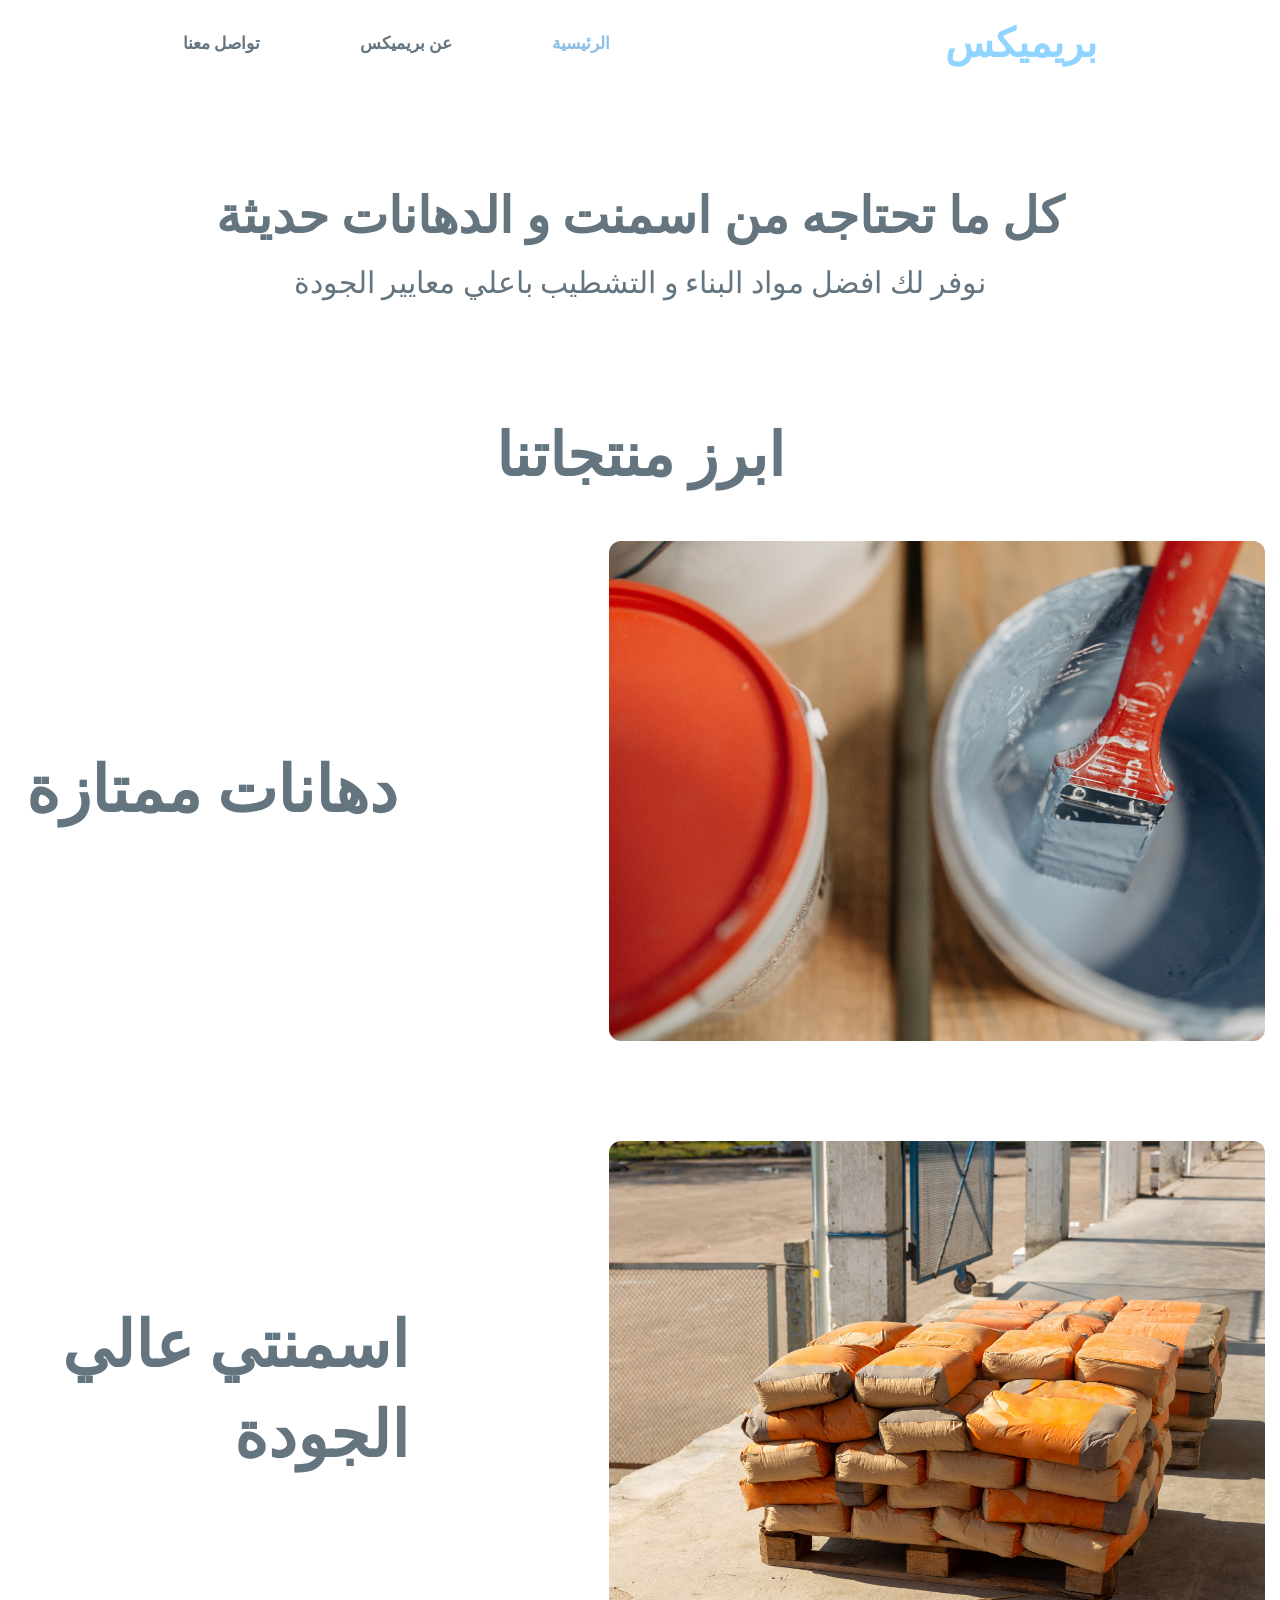
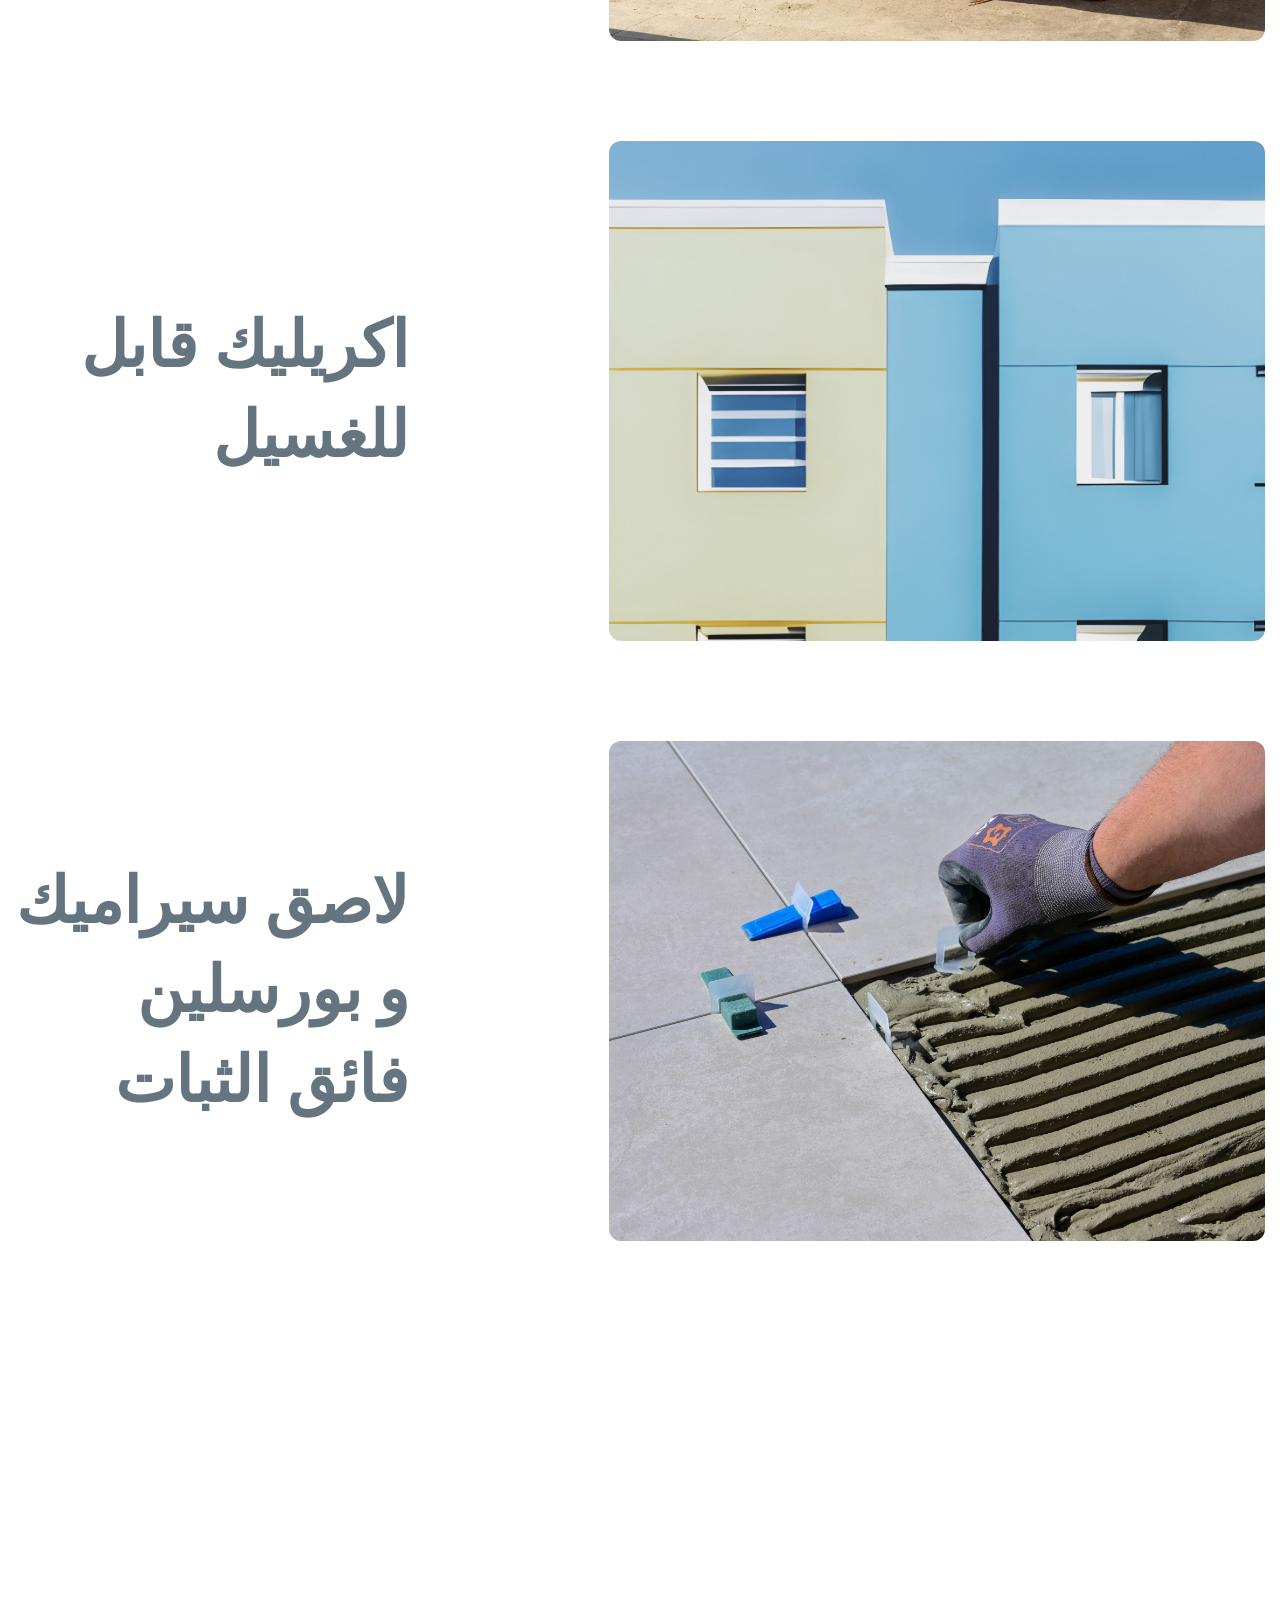
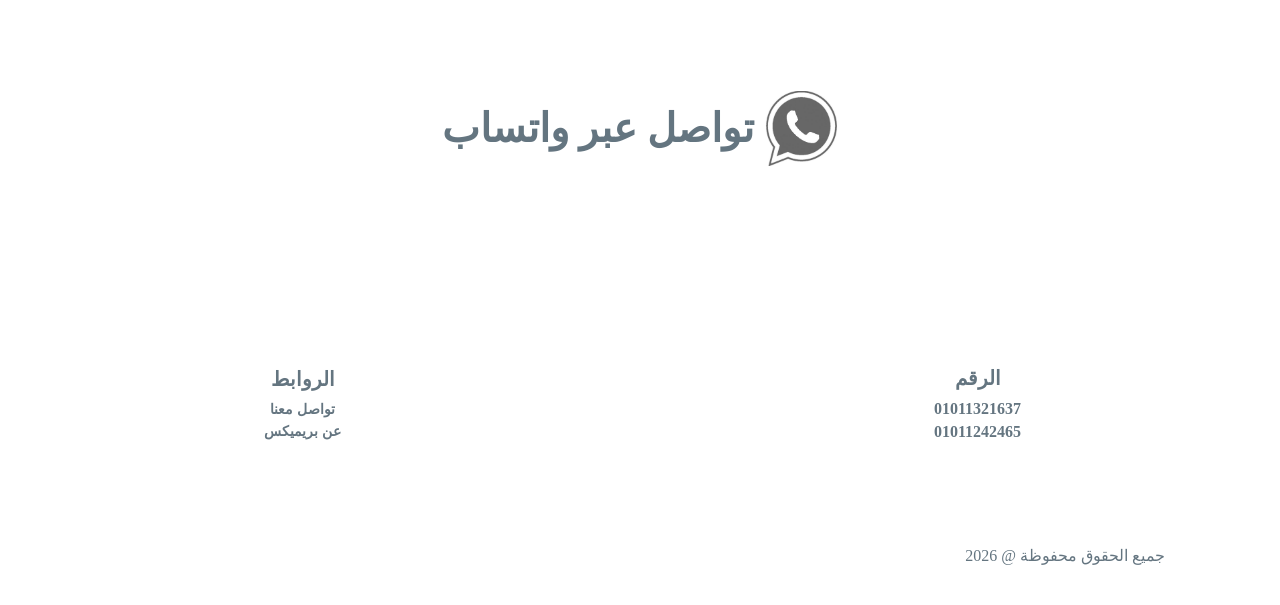
<file: Index.html>
<!DOCTYPE html>
<html lang="ar" dir="rtl">
<head>
  <link rel="stylesheet" href="style.css">
  <link rel="preconnect" href="https://fonts.googleapis.com">
<link rel="preconnect" href="https://fonts.gstatic.com" crossorigin>
<link href="https://fonts.googleapis.com/css2?family=Cairo:wght@200..1000&display=swap" rel="stylesheet">
  <meta charset="UTF-8">
  <meta name="viewport" content="width=device-width, initial-scale=1.0">
<meta name="description" content="شركة بريميكس لمواد البناء والدهانات الحديثة - متخصصون في توريد وتصنيع الدهانات الأسمنتية والأكريليك ومواد البناء في 6 أكتوبر، الجيزة، مصر. Premix Egypt for modern paints and construction materials.">
  <meta http-gl-equiv="X-UA-Compatible" content="IE=edge">


<meta name="keywords" content="Premix Egypt, بريميكس مصر, شركة بريميكس, لريميكس, دريميكس, بريميكس, الدهانات, الاسمنت, دهانات اسمنت, دهانات اكريليك, مبني, 6 اكتوبر, جيزة, مصر, موقع عربي, paints, cement, cementitious paints, acrylic paints, construction materials, building, 6th of october, giza, egypt, arabic website">
  
  <meta name="author" content="Premix Egypt">


  <meta property="og:title" content="Premix Egypt - Contact Form">
<meta property="og:description" content="شركة بريميكس لمواد البناء والدهانات الحديثة - 6 أكتوبر، الجيزة، مصر. Modern Paints & Construction Materials.">
  <meta property="og:type" content="website">
  <meta property="og:url" content="https://premixegypt.onrender.com">
  <title>Home - Premix</title>
</head>
<body>
  <header class="head-section">
    <div class="left-section">
      <nav class="header-nav">
        <a class="premix-anchor" href="Index.html">بريميكس</a>
      </nav>
    </div>
    <div class="right-section">
      <nav class="header-nav">
        <a href="index.html" class="active">الرئيسية</a>
        <a href="../About-us/about.html">عن بريميكس</a>
        <a href="../Contact us/contact-us.html">تواصل معنا</a>
      </nav>
    </div>
  </header>
  <main>
    <section class="top-title">
    <p class="top-text">كل ما تحتاجه من اسمنت و الدهانات حديثة</p>
    <p class="middle-text">نوفر لك افضل مواد البناء و التشطيب باعلي معايير الجودة</p>
    <p class="bottom-text">ابرز منتجاتنا</p>
    </section>
    <section class="card-section">
      <figure>
        <img src="pexels-building.jpg" class="body-background" alt="صورة لعلبة دهانات">
        <figcaption>
        <p class="fig-describe">دهانات ممتازة</p>
        </figcaption>
      </figure>

      <figure>
        <img src="pexels-cement.jpg" class="body-background" alt="صورة لشكاير اسمنت">
        <figcaption>
        <p class="fig-describe">اسمنتي عالي الجودة</p>
        </figcaption>
      </figure>

      <figure>
        <img src="pexels-acrylic.jpg" class="body-background" alt="صورة لمباني بها اكريليك">
        <figcaption>
        <p class="fig-describe">اكريليك قابل للغسيل</p>
        </figcaption>
      </figure>

      <figure>
        <img src="pexels-ceramic-paste.jpg" class="body-background" alt="صورة للاصق سيراميك و سيراميك">
        <figcaption>
        <p class="fig-describe fourth-figcaption">لاصق سيراميك و بورسلين فائق الثبات</p>
        </figcaption>
      </figure>
    </section>
    <figure class="whatsapp-btn">
      <a class="whatsapp-link" href="https://wa.me/201011821637" target="_blank">
      <img src="whatsapp-icon.png" class="whatsapp-icon">
      <p>تواصل عبر واتساب</p>
    </a>
    </figure>
  </main>
  <footer>
  <section class="section-container">
    <section class="footer-number">
      <p class="number-p">الرقم</p>
      <a class="number" href="tel:01011321637">01011321637</a>
      <a class="number" href="tel:01011242465">01011242465</a>
    </section>
    
        <section class="footer-link">
      <p class="link-p">الروابط</p>
      <a href="../About-us/about.html">تواصل معنا</a>
      <a href="../About-us/about.html">عن بريميكس</a>
    </section>
  </section>
  <p class="copyright-p">جميع الحقوق محفوظة @ 2026</p>
</footer>
</body>
</html>
</file>
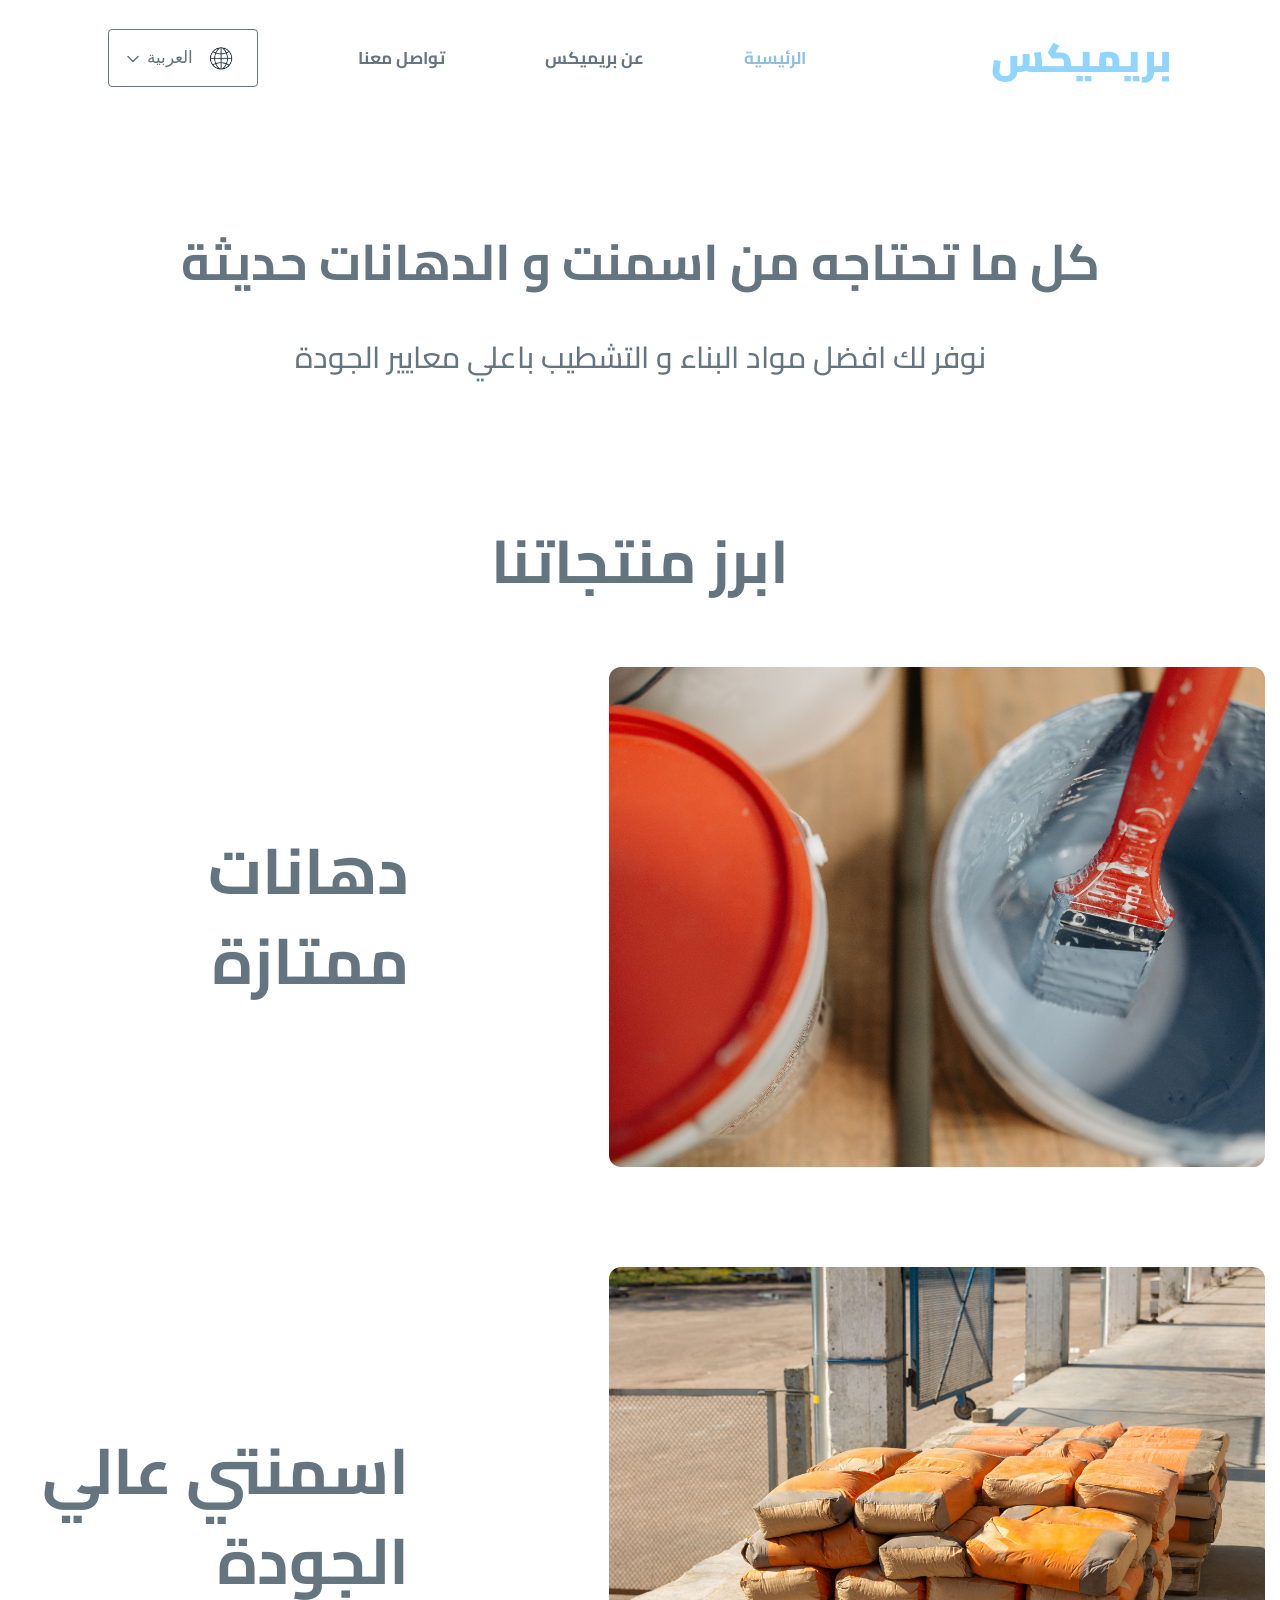
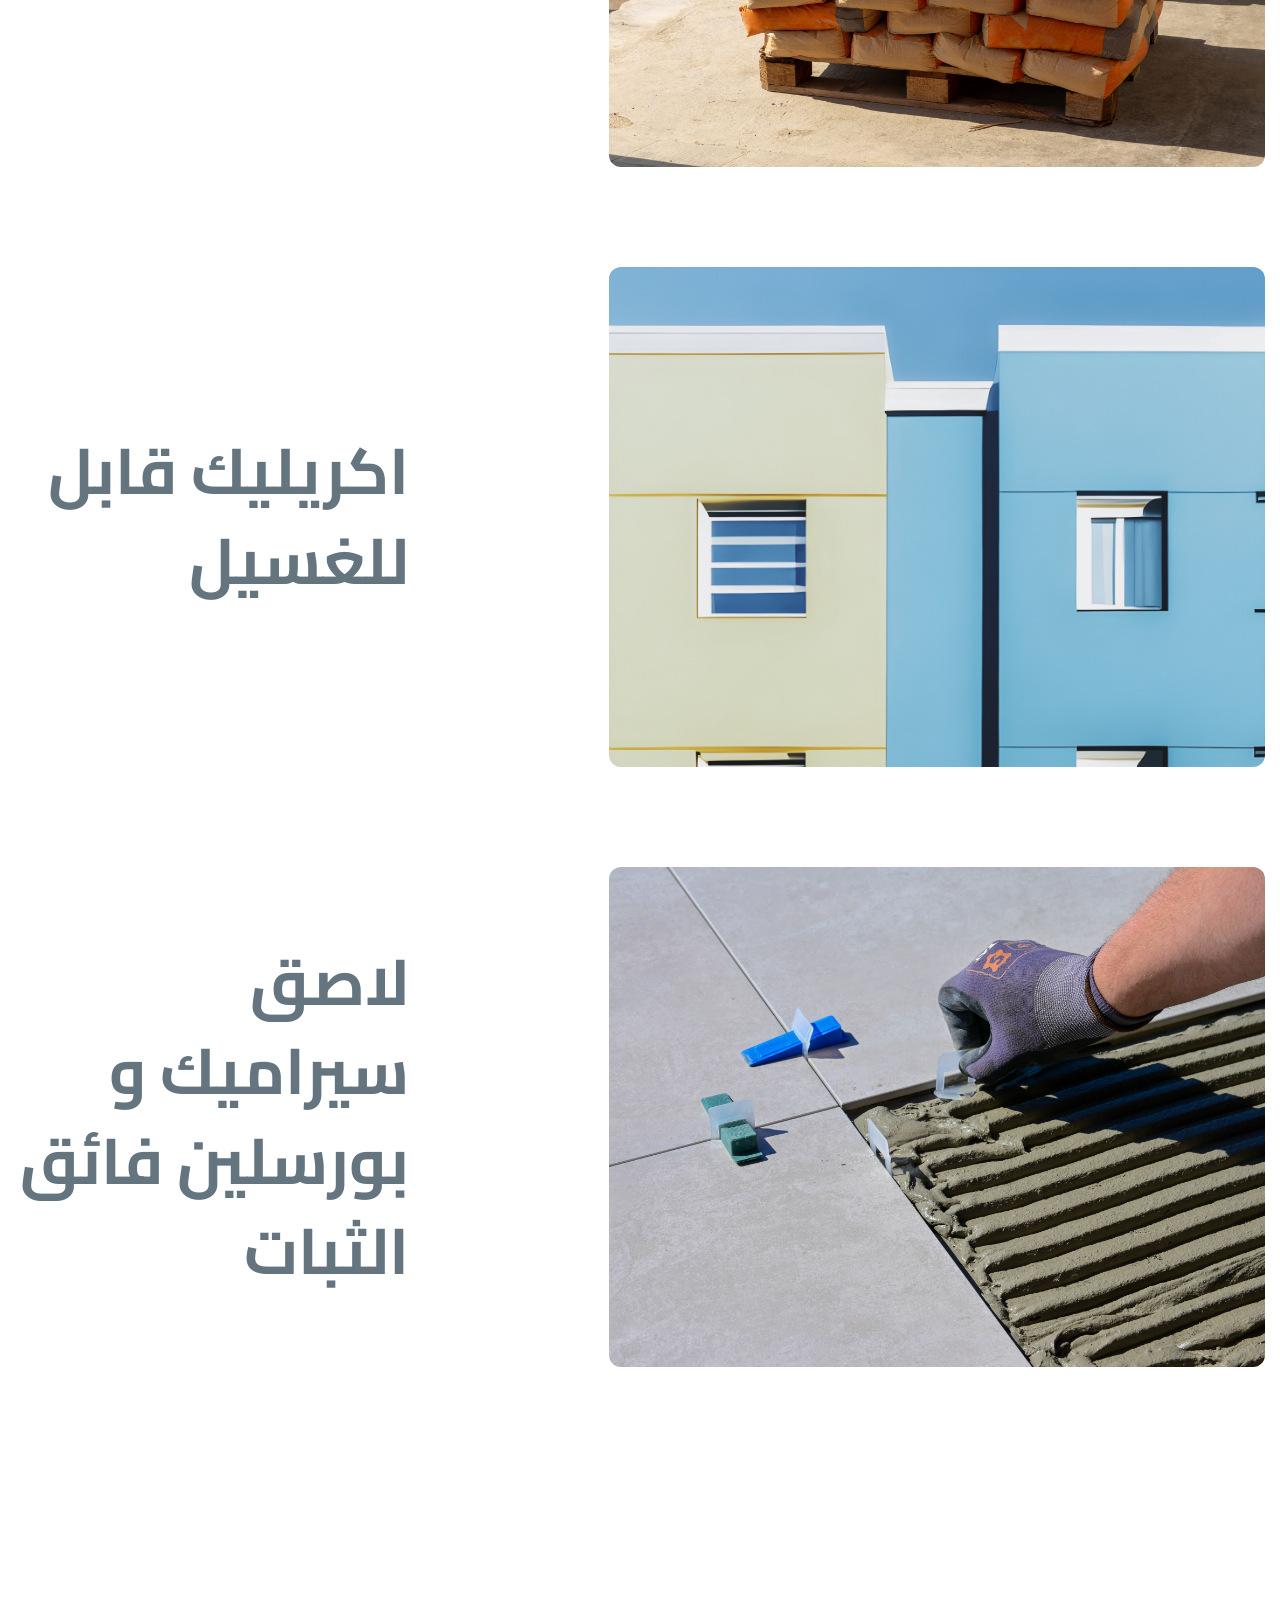
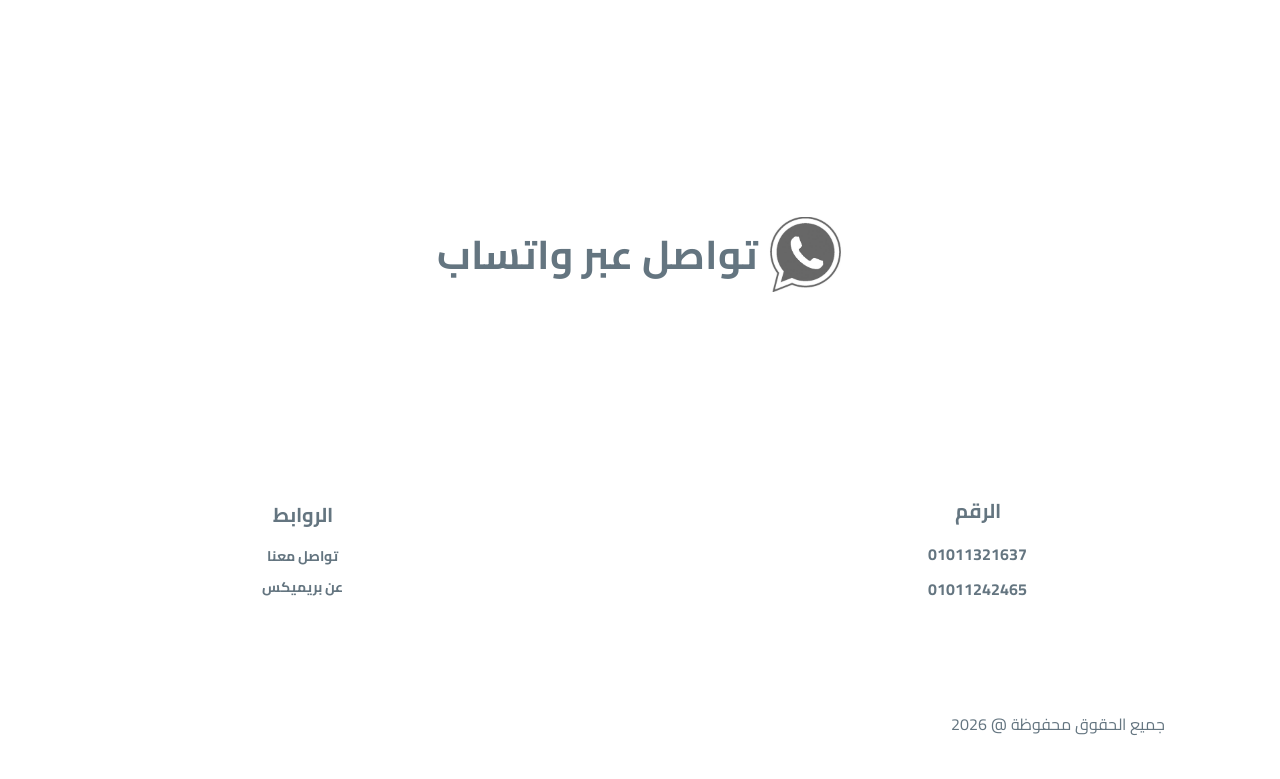
<file: index.html>
<!DOCTYPE html>
<html lang="ar" dir="rtl">
<head>
  <link rel="stylesheet" href="style.css">
  <link rel="stylesheet" href="font-arabic.css">
  <link rel="icon" href="image.ico">
  <link rel="apple-touch-icon" href="image.ico">
  <link rel="preconnect" href="https://fonts.googleapis.com">
<link rel="preconnect" href="https://fonts.gstatic.com" crossorigin>
<link href="https://fonts.googleapis.com/css2?family=Cairo:wght@200..1000&display=swap" rel="stylesheet">
  <meta charset="UTF-8">
  <meta name="viewport" content="width=device-width, initial-scale=1.0">
  <meta name="google-site-verification" content="xo8aIdwEMjLlqOjeH2yvfTB5NLPR_UmrcwdGy7p2a6o" />
<meta name="description" content="شركة بريميكس لمواد البناء والدهانات الحديثة - متخصصون في توريد وتصنيع الدهانات الأسمنتية والأكريليك ومواد البناء في 6 أكتوبر، الجيزة، مصر. Premix Egypt for modern paints and construction materials.">
  <meta http-gl-equiv="X-UA-Compatible" content="IE=edge">


<meta name="keywords" content="Premix Egypt, بريميكس مصر, شركة بريميكس, لريميكس, دريميكس, بريميكس, الدهانات, الاسمنت, دهانات اسمنت, دهانات اكريليك, مبني, 6 اكتوبر, جيزة, مصر, موقع عربي, paints, cement, cementitious paints, acrylic paints, construction materials, building, 6th of october, giza, egypt, arabic website">
  
  <meta name="author" content="Premix Egypt">


  <meta property="og:title" content="Premix Egypt - Contact Form">
<meta property="og:description" content="شركة بريميكس لمواد البناء والدهانات الحديثة - 6 أكتوبر، الجيزة، مصر. Modern Paints & Construction Materials.">
  <meta property="og:type" content="website">
  <meta property="og:url" content="https://premixegypt.onrender.com">
  <title>الرئيسية</title>
</head>
<body>
  <header class="head-section">
    <div class="left-section">
      <nav class="header-nav">
        <a class="premix-anchor" href="index.html">بريميكس</a>
      </nav>
    </div>
    <div class="right-section">

      <nav class="headers-link">
        <a href="index.html" class="active">الرئيسية</a>
        <a href="About-us/about.html">عن بريميكس</a>
        <a href="Contact us/contact-us.html">تواصل معنا</a>
        <div class="lang-dropdown">
          <button class="lang-btn">
            <img class="net-img" src="net.jpg">
            <span class="current-lang-text">العربية</span>
            <span class="arrow-symbol">
              <svg class="arrow-icon" width="12" height="8" viewBox="0 0 12 8" fill="none" xmlns="http://www.w3.org/2000/svg">
  <path d="M1 1.5L6 6.5L11 1.5" stroke="currentColor" stroke-width="1.5" stroke-linecap="round" stroke-linejoin="round"/>
</svg>
            </span>
          </button>
          <div class="lang-menu">
            <a class="lang-option active">العربية</a>
            <a class="lang-option" href="English/index.html">English</a>
          </div>
        </div>
      </nav>
      <nav class="hamburger-link">
        <button class="hamburger-btn js-hamburger-btn">
        <img class="hamburger-icon" src="hamburger-menu.png">
        </button>
        </nav>
      <nav class="sidebar js-sidebar">
        <div class="close-section">
        <button class="close-btn js-close-btn">&times;</button>
        </div>
        <div class="links-section">
        <a href="index.html" class="active">الرئيسية</a>
        <a href="About-us/about.html">عن بريميكس</a>
        <a href="Contact us/contact-us.html">تواصل معنا</a>
                  <div class="lang-dropdown-mobile">
          <button class="lang-btn-mobile">
            <img class="net-img" src="../net.jpg">
            <span class="current-lang-text-mobile">العربية</span>
            <span class="arrow-symbol">
              <svg class="arrow-icon" width="12" height="8" viewBox="0 0 12 8" fill="none" xmlns="http://www.w3.org/2000/svg">
  <path d="M1 1.5L6 6.5L11 1.5" stroke="currentColor" stroke-width="1.5" stroke-linecap="round" stroke-linejoin="round"/>
</svg>
            </span>
          </button>
          <div class="lang-menu-mobile">
            <a class="lang-option active">العربية</a>
            <a class="lang-option" href="English/index.html">English</a>
          </div>
        </div>
      </div>
      </nav>

    </div>
  </header>
  <main>
    <section class="top-title">
    <p class="top-text">كل ما تحتاجه من اسمنت و الدهانات حديثة</p>
    <p class="middle-text">نوفر لك افضل مواد البناء و التشطيب باعلي معايير الجودة</p>
    <p class="bottom-text">ابرز منتجاتنا</p>
    </section>
    <section class="card-section">
      <figure>
        <img src="pexels-building.jpg" class="body-background" alt="صورة لعلبة دهانات">
        <figcaption>
        <p class="fig-describe">دهانات ممتازة</p>
        </figcaption>
      </figure>

      <figure>
        <img src="pexels-cement.jpg" class="body-background" alt="صورة لشكاير اسمنت">
        <figcaption>
        <p class="fig-describe">اسمنتي عالي الجودة</p>
        </figcaption>
      </figure>

      <figure>
        <img src="pexels-acrylic.jpg" class="body-background" alt="صورة لمباني بها اكريليك">
        <figcaption>
        <p class="fig-describe">اكريليك قابل للغسيل</p>
        </figcaption>
      </figure>

      <figure>
        <img src="pexels-ceramic-paste.jpg" class="body-background" alt="صورة للاصق سيراميك و سيراميك">
        <figcaption>
        <p class="fig-describe fourth-figcaption">لاصق سيراميك و بورسلين فائق الثبات</p>
        </figcaption>
      </figure>
    </section>
    <figure class="whatsapp-btn">
      <a class="whatsapp-link" href="https://wa.me/201011821637" target="_blank">
      <img src="whatsapp-icon.png" class="whatsapp-icon">
      <p>تواصل عبر واتساب</p>
    </a>
    </figure>
  </main>
  <footer>
  <section class="section-container">
    <section class="footer-number">
      <p class="number-p">الرقم</p>
      <a class="number" href="tel:01011321637">01011321637</a>
      <a class="number" href="tel:01011242465">01011242465</a>
    </section>
    
        <section class="footer-link">
      <p class="link-p">الروابط</p>
      <a href="Contact us/contact-us.html">تواصل معنا</a>
      <a href="About-us/about.html">عن بريميكس</a>
    </section>
  </section>
  <p class="copyright-p">جميع الحقوق محفوظة @ 2026</p>
</footer>
<script src="toggle-menu.js"></script>
<script src="change-language.js"></script>
</body>
</html>
</file>
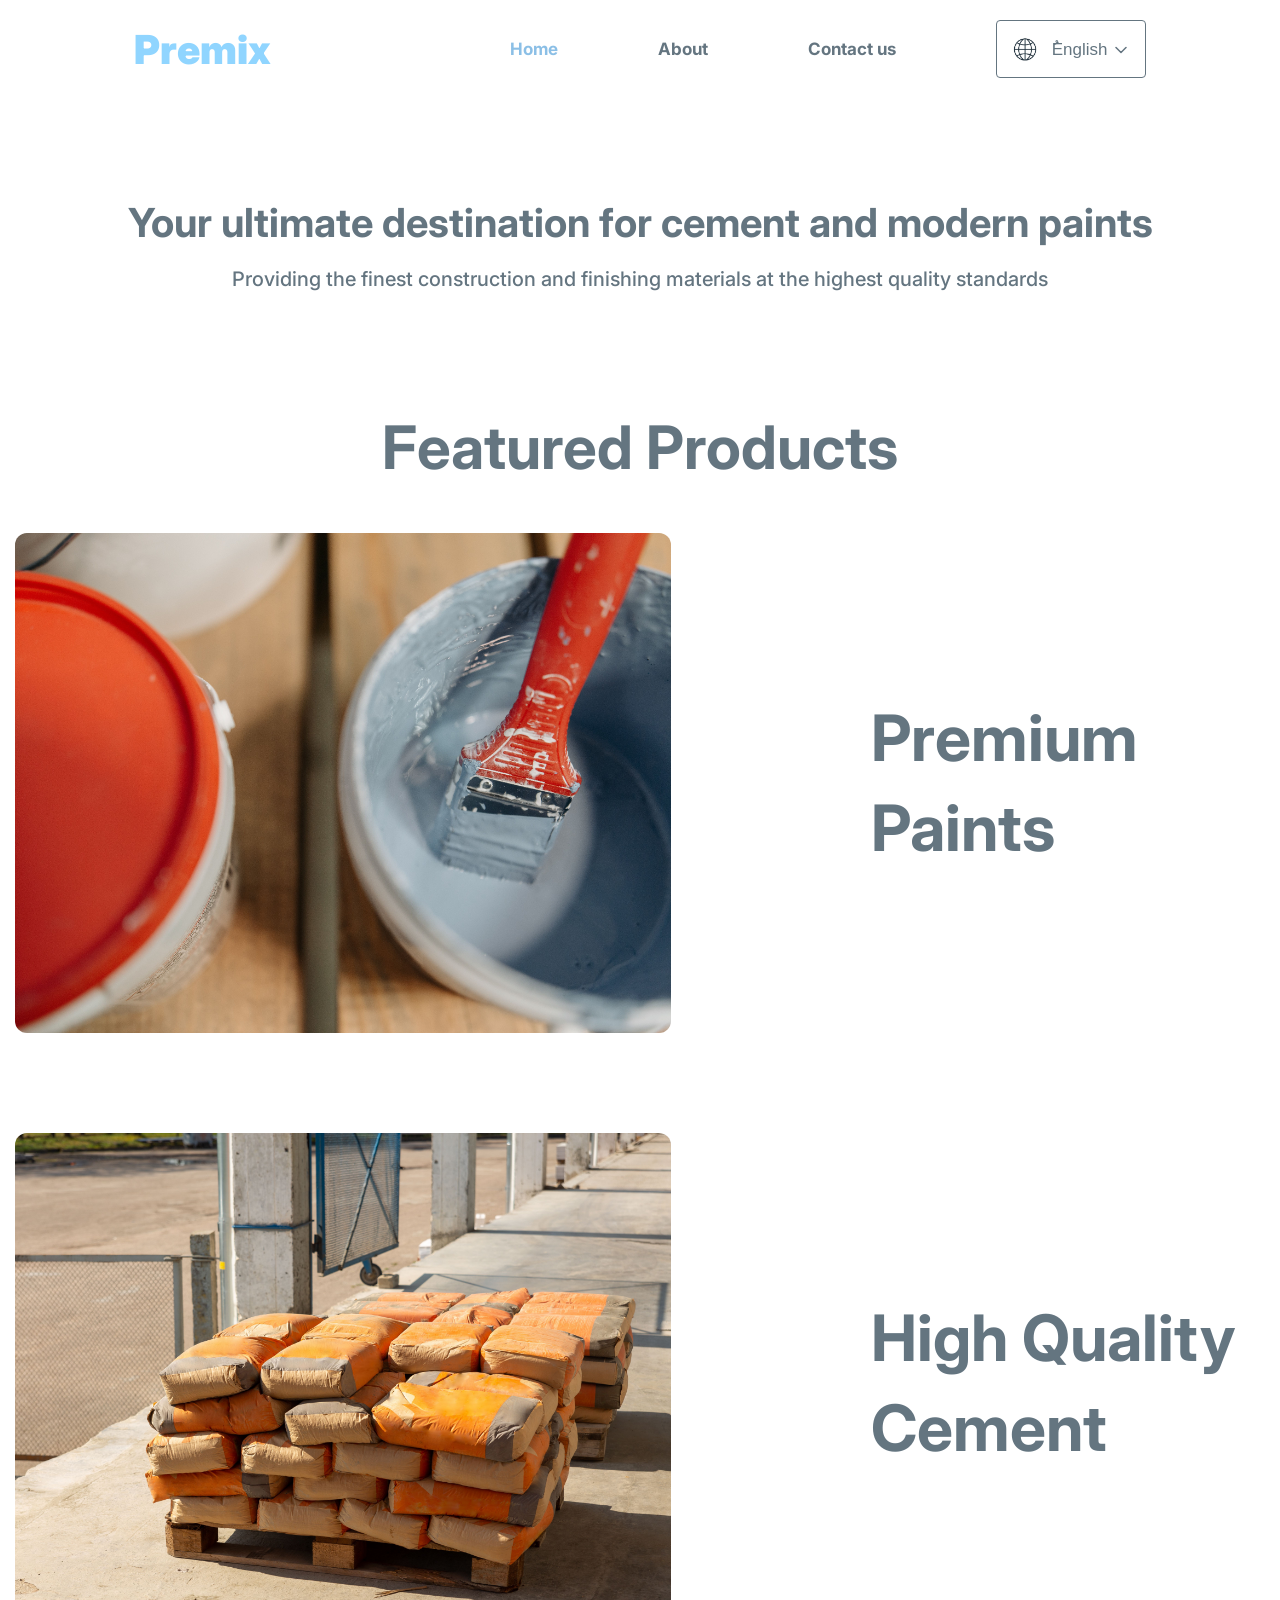
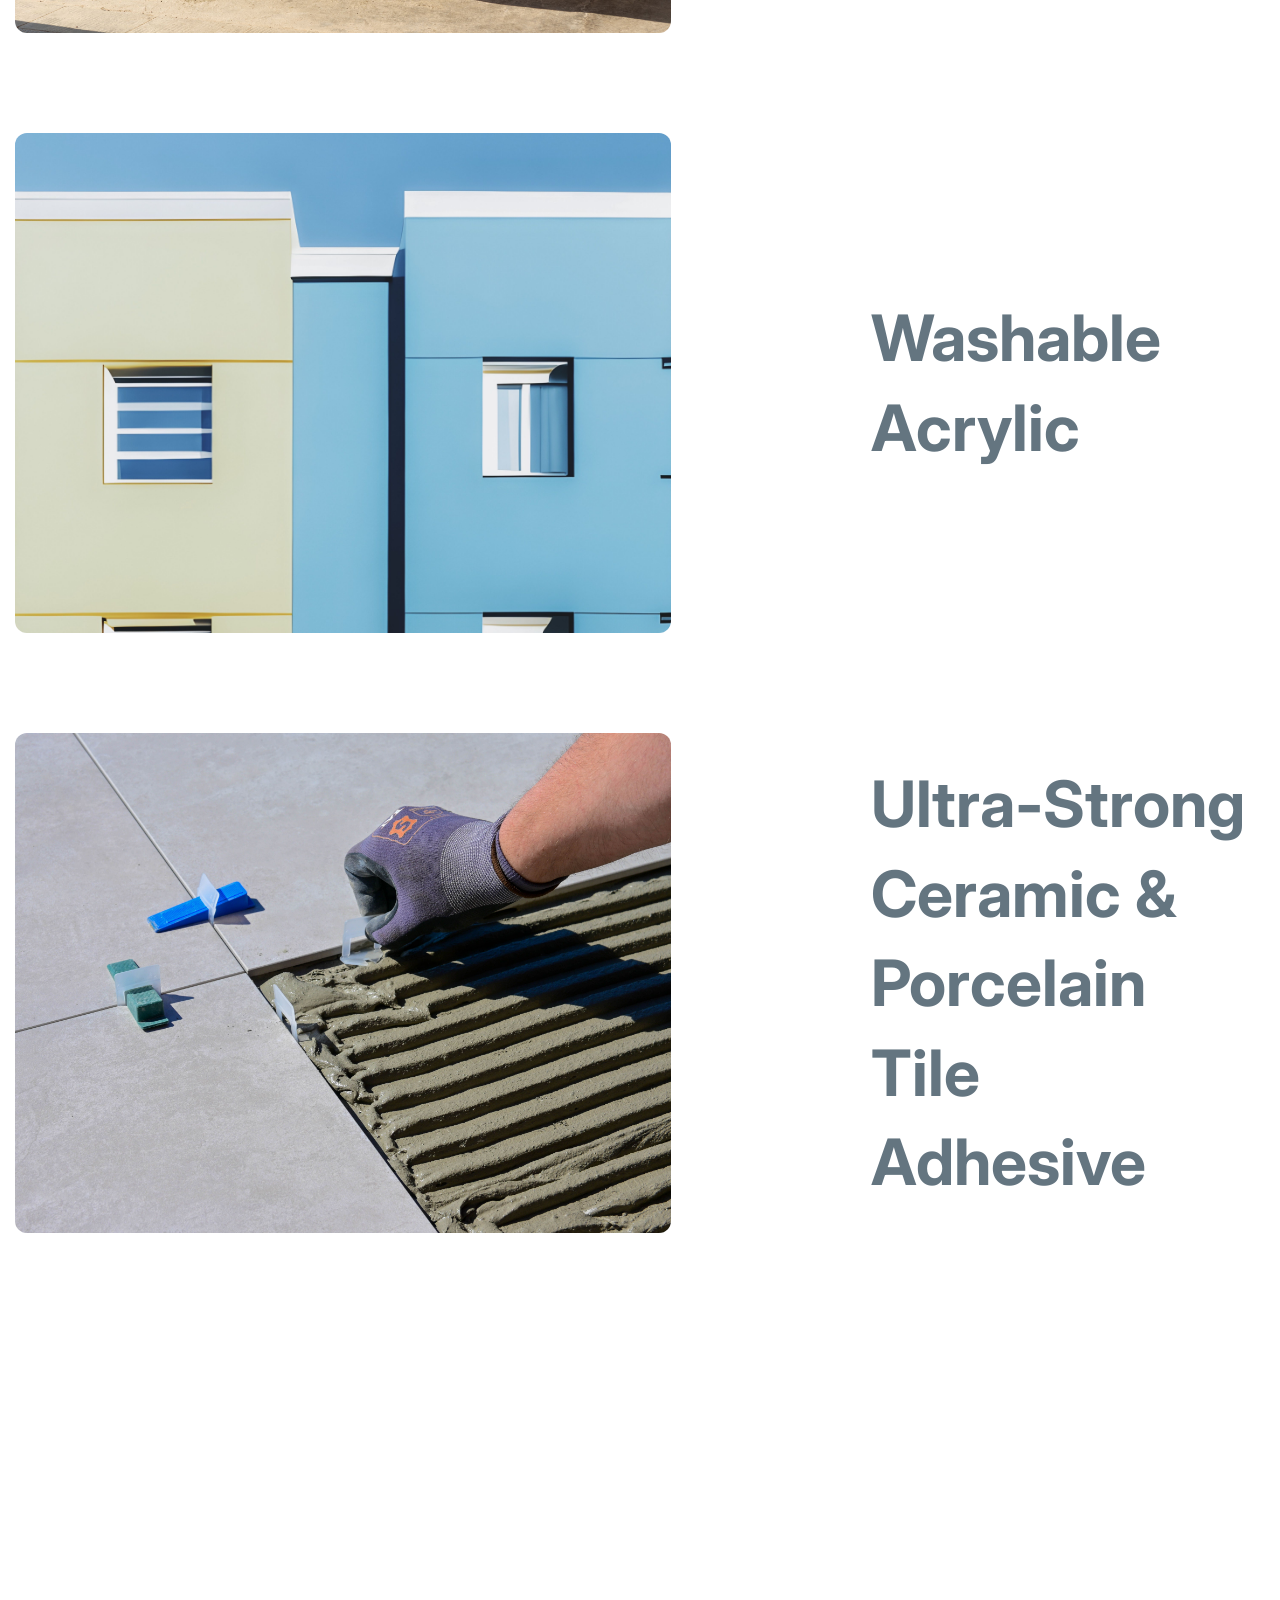
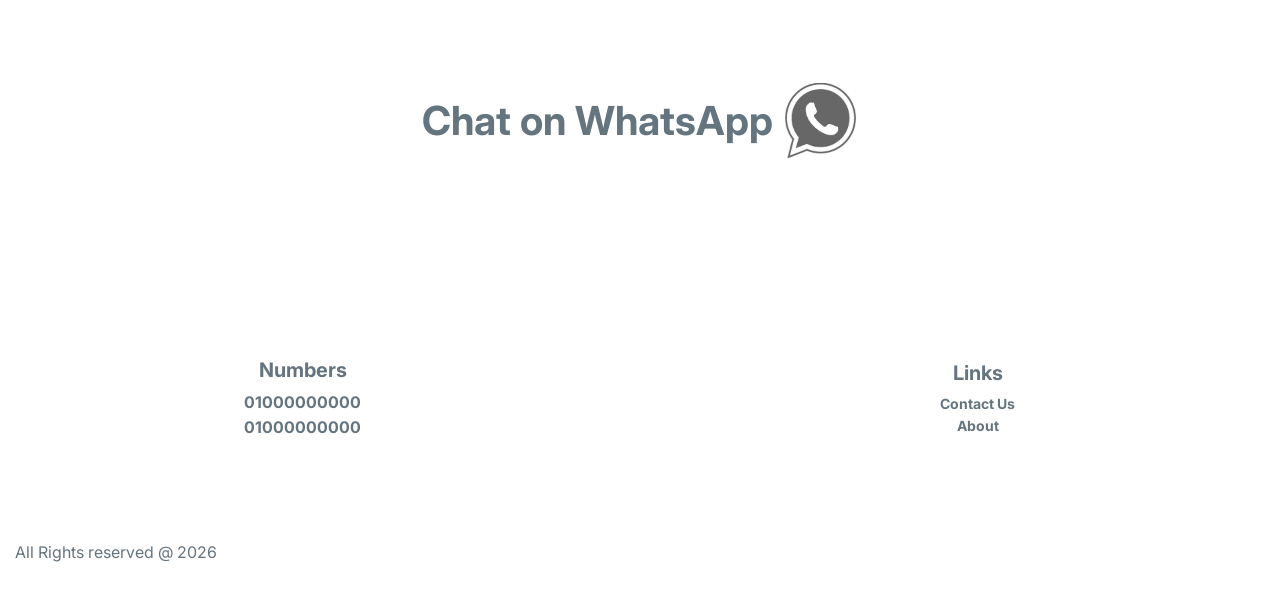
<file: English/index.html>
<!DOCTYPE html>
<html lang="English" dir="ltr">
<head>
  <link rel="stylesheet" href="style-en.css">
  <link rel="stylesheet" href="font.css">
  <link rel="icon" href="image.ico">
  <link rel="apple-touch-icon" href="image.ico">
  <link rel="preconnect" href="https://fonts.googleapis.com">
<link rel="preconnect" href="https://fonts.gstatic.com" crossorigin>
<link href="https://fonts.googleapis.com/css2?family=Inter:wght@300;400;500;700;900&display=swap" rel="stylesheet">
  <meta charset="UTF-8">
  <meta name="viewport" content="width=device-width, initial-scale=1.0">
  <meta name="google-site-verification" content="xo8aIdwEMjLlqOjeH2yvfTB5NLPR_UmrcwdGy7p2a6o" />
<meta name="description" content="شركة بريميكس لمواد البناء والدهانات الحديثة - متخصصون في توريد وتصنيع الدهانات الأسمنتية والأكريليك ومواد البناء في 6 أكتوبر، الجيزة، مصر. Premix Egypt for modern paints and construction materials.">
  <meta http-gl-equiv="X-UA-Compatible" content="IE=edge">


<meta name="keywords" content="Premix Egypt, بريميكس مصر, شركة بريميكس, لريميكس, دريميكس, بريميكس, الدهانات, الاسمنت, دهانات اسمنت, دهانات اكريليك, مبني, 6 اكتوبر, جيزة, مصر, موقع عربي, paints, cement, cementitious paints, acrylic paints, construction materials, building, 6th of october, giza, egypt, arabic website">
  
  <meta name="author" content="Premix Egypt">


  <meta property="og:title" content="Premix Egypt - Contact Form">
<meta property="og:description" content="شركة بريميكس لمواد البناء والدهانات الحديثة - 6 أكتوبر، الجيزة، مصر. Modern Paints & Construction Materials.">
  <meta property="og:type" content="website">
  <meta property="og:url" content="https://premixegypt.onrender.com">
  <title>premix egypt</title>
</head>
<body>
  <header class="head-section">
    <div class="left-section">
      <nav class="header-nav">
        <a class="premix-anchor" href="index.html">Premix</a>
      </nav>
    </div>
    <div class="right-section">

      <nav class="headers-link">
        <a href="index.html" class="active">Home</a>
        <a href="about.html">About</a>
        <a href="contact-us.html">Contact us</a>
        <div class="lang-dropdown">
          <button class="lang-btn">
            <img class="net-img" src="../net.jpg">
            <span class="current-lang-text">ُEnglish</span>
            <span class="arrow-symbol">
              <svg class="arrow-icon" width="12" height="8" viewBox="0 0 12 8" fill="none" xmlns="http://www.w3.org/2000/svg">
  <path d="M1 1.5L6 6.5L11 1.5" stroke="currentColor" stroke-width="1.5" stroke-linecap="round" stroke-linejoin="round"/>
</svg>
            </span>
          </button>
          <div class="lang-menu">
            <a class="lang-option" href="../index.html">العربية</a>
            <a class="lang-option active">English</a>
          </div>
        </div>
      </nav>
      <nav class="hamburger-link">
        <button class="hamburger-btn js-hamburger-btn">
        <img class="hamburger-icon" src="../hamburger-menu.png">
        </button>
        </nav>
      <nav class="sidebar js-sidebar">
        <div class="close-section">
        <button class="close-btn js-close-btn">&times;</button>
        </div>
        <div class="links-section">
        <a href="index.html" class="active">Home</a>
        <a href="about.html">About</a>
        <a href="contact-us.html">Contact us</a>
          <div class="lang-dropdown-mobile">
          <button class="lang-btn-mobile">
            <img class="net-img" src="../net.jpg">
            <span class="current-lang-text-mobile">ُEnglish</span>
            <span class="arrow-symbol">
              <svg class="arrow-icon" width="12" height="8" viewBox="0 0 12 8" fill="none" xmlns="http://www.w3.org/2000/svg">
  <path d="M1 1.5L6 6.5L11 1.5" stroke="currentColor" stroke-width="1.5" stroke-linecap="round" stroke-linejoin="round"/>
</svg>
            </span>
          </button>
          <div class="lang-menu-mobile">
            <a class="lang-option" href="../index.html">العربية</a>
            <a class="lang-option active">English</a>
          </div>
        </div>
        </div>
      </nav>

    </div>
  </header>
  <main>
    <section class="top-title">
    <p class="top-text">Your ultimate destination for cement and modern paints</p>
    <p class="middle-text">Providing the finest construction and finishing materials at the highest quality standards</p>
    <p class="bottom-text">Featured Products</p>
    </section>
    <section class="card-section">
      <figure>
        <img src="../pexels-building.jpg" class="body-background" alt="a picture of paints">
        <figcaption>
        <p class="fig-describe">Premium Paints</p>
        </figcaption>
      </figure>

      <figure>
        <img src="../pexels-cement.jpg" class="body-background" alt="صورة لشكاير اسمنت">
        <figcaption>
        <p class="fig-describe">High Quality Cement</p>
        </figcaption>
      </figure>

      <figure>
        <img src="../pexels-acrylic.jpg" class="body-background" alt="acrylic buildings">
        <figcaption>
        <p class="fig-describe">Washable Acrylic</p>
        </figcaption>
      </figure>

      <figure>
        <img src="../pexels-ceramic-paste.jpg" class="body-background" alt="picture of ceramic paste and ceramic">
        <figcaption>
        <p class="fig-describe fourth-figcaption">Ultra-Strong Ceramic &amp; Porcelain Tile Adhesive</p>
        </figcaption>
      </figure>
    </section>
    <figure class="whatsapp-btn">
      <a class="whatsapp-link" href="https://wa.me/01000000000" target="_blank">
      <p>Chat on WhatsApp</p>
      <img src="../whatsapp-icon.png" class="whatsapp-icon">
    </a>
    </figure>
  </main>
  <footer>
  <section class="section-container">
    <section class="footer-number">
      <p class="number-p">Numbers</p>
      <a class="number" href="tel:01000000000">01000000000</a>
      <a class="number" href="tel:01000000000">01000000000</a>
    </section>
    
        <section class="footer-link">
      <p class="link-p">Links</p>
      <a href="contact-us.html">Contact Us</a>
      <a href="about.html">About</a>
    </section>
  </section>
  <p class="copyright-p">All Rights reserved @ 2026</p>
</footer>
<script src="../toggle-menu.js"></script>
<script src="../change-language.js"></script>
</body>
</html>
</file>
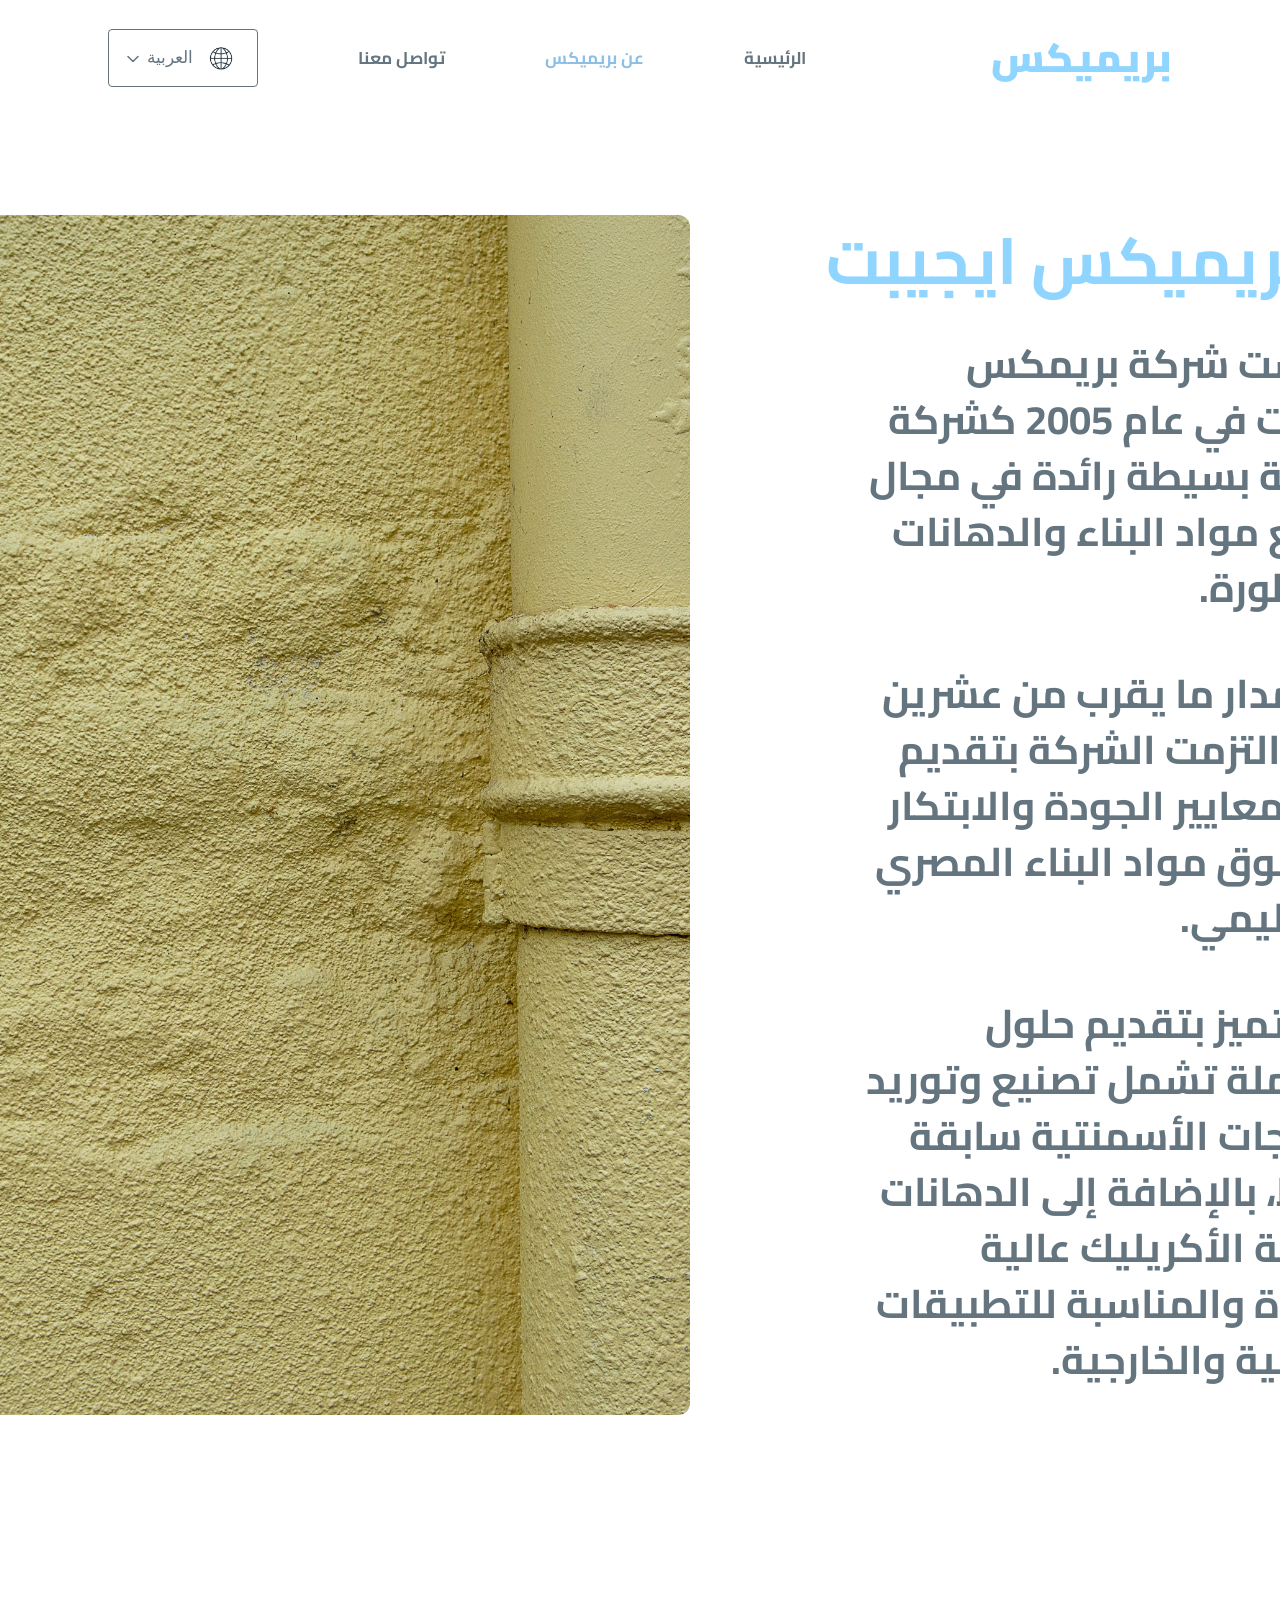
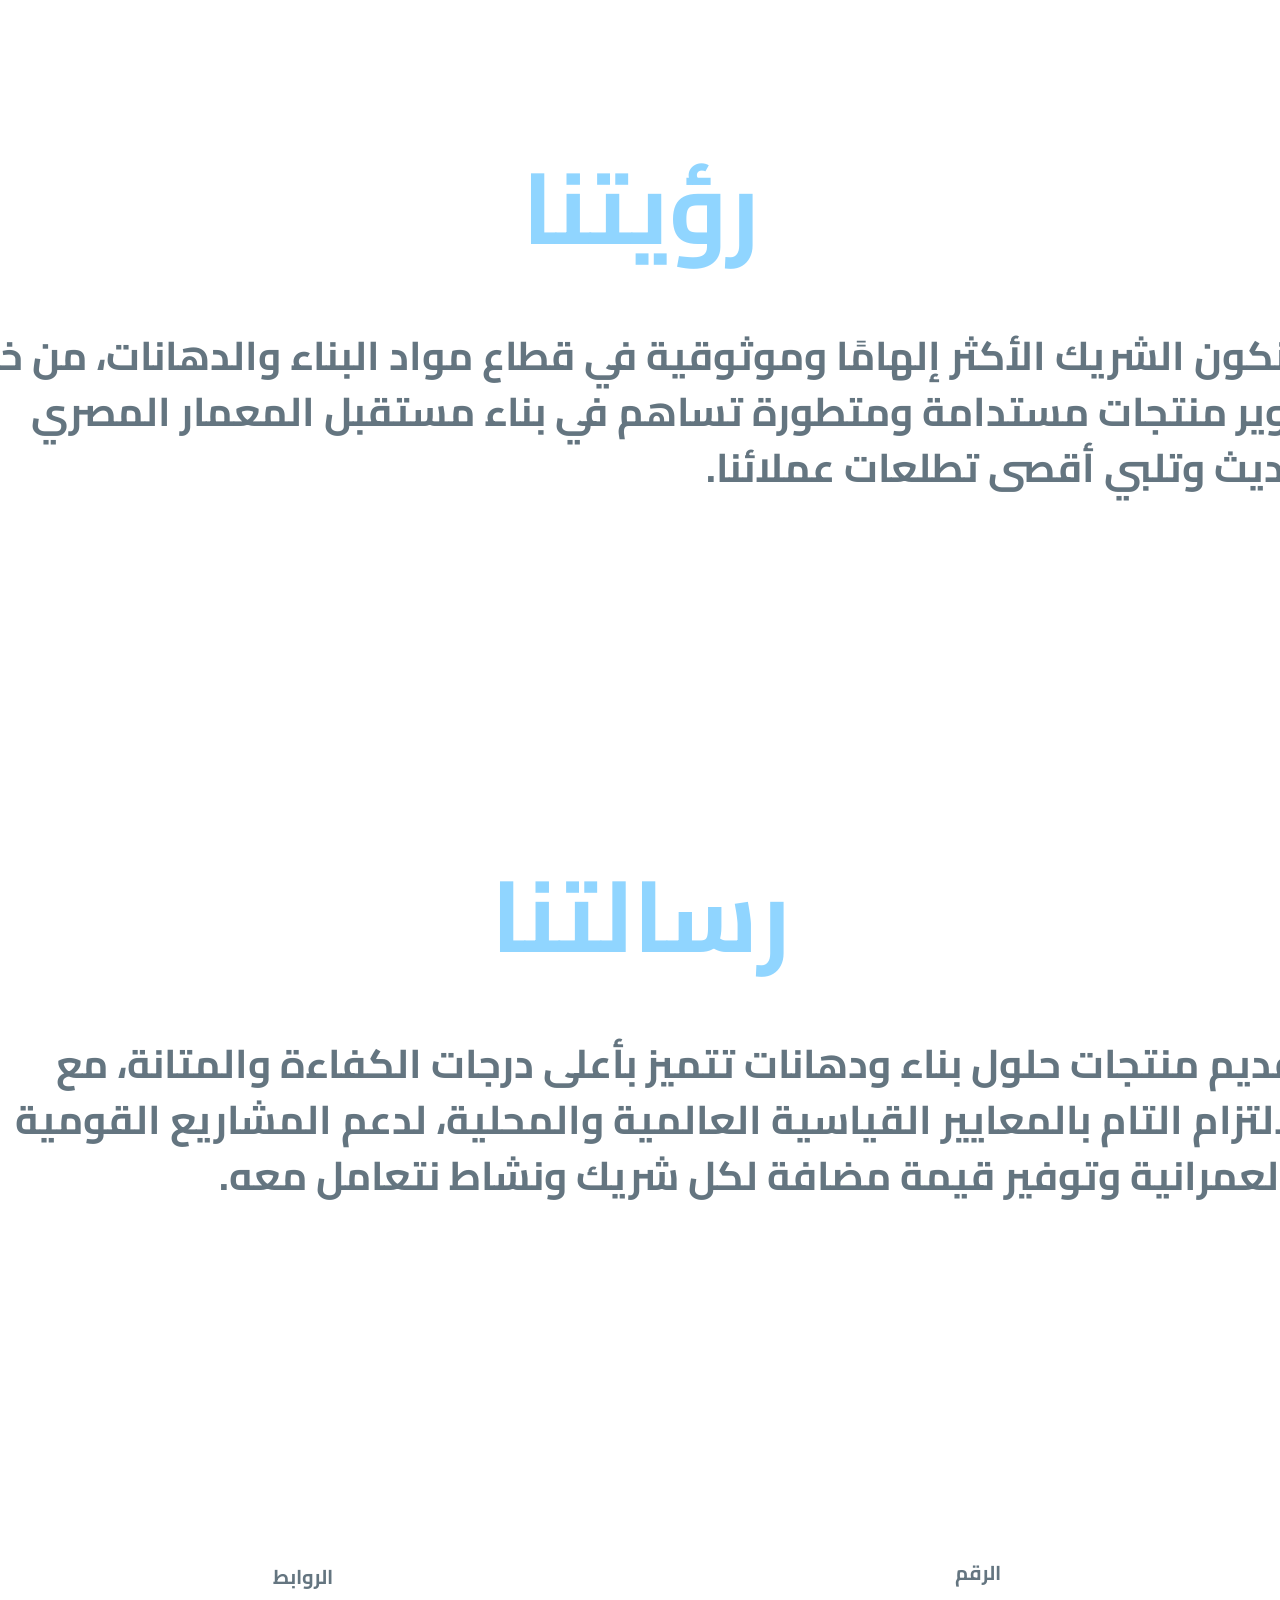
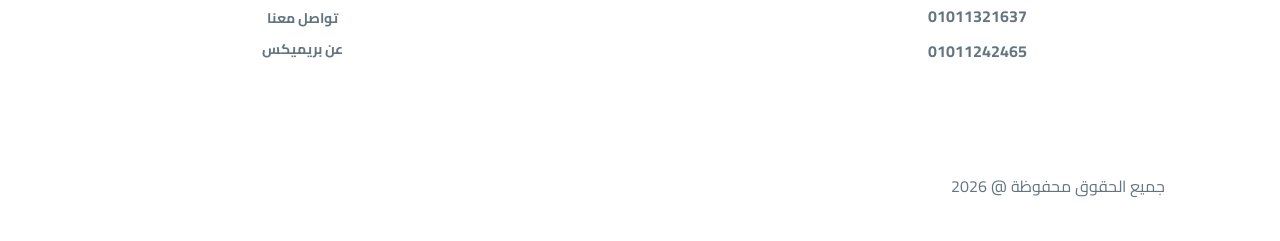
<file: About-us/about.html>
<!DOCTYPE html>
<html lang="ar" dir="rtl">
<head>
  <link rel="stylesheet" href="../style.css">
  <link rel="stylesheet" href="../font-arabic.css">
  <link rel="preconnect" href="https://fonts.googleapis.com">
<link rel="preconnect" href="https://fonts.gstatic.com" crossorigin>
<link href="https://fonts.googleapis.com/css2?family=Cairo:wght@200..1000&display=swap" rel="stylesheet">
  <meta charset="UTF-8">
  <meta name="viewport" content="width=device-width, initial-scale=1.0">
  <title>About - premix</title>
<meta name="description" content="شركة بريميكس لمواد البناء والدهانات الحديثة - متخصصون في توريد وتصنيع الدهانات الأسمنتية والأكريليك ومواد البناء في 6 أكتوبر، الجيزة، مصر. Premix Egypt for modern paints and construction materials.">

<meta name="keywords" content="Premix Egypt, بريميكس مصر, شركة بريميكس, لريميكس, دريميكس, بريميكس, الدهانات, الاسمنت, دهانات اسمنت, دهانات اكريليك, مبني, 6 اكتوبر, جيزة, مصر, موقع عربي, paints, cement, cementitious paints, acrylic paints, construction materials, building, 6th of october, giza, egypt, arabic website">

  
  <meta name="author" content="Premix Egypt">


  <meta property="og:title" content="Premix Egypt - Contact Form">
<meta property="og:description" content="شركة بريميكس لمواد البناء والدهانات الحديثة - 6 أكتوبر، الجيزة، مصر. Modern Paints & Construction Materials.">
  <meta property="og:type" content="website">
  <meta property="og:url" content="https://premixegypt.onrender.com">
</head>
<body>
  <header class="head-section">
    <div class="left-section">
      <nav class="header-nav">
        <a class="premix-anchor" href="../index.html">بريميكس</a>
      </nav>
    </div>
    <div class="right-section">
      <nav class="headers-link">
        <a href="../index.html">الرئيسية</a>
        <a href="about.html" class="active">عن بريميكس</a>
        <a href="../Contact us/contact-us.html">تواصل معنا</a>
          <div class="lang-dropdown">
          <button class="lang-btn">
            <img class="net-img" src="../net.jpg">
            <span class="current-lang-text">العربية</span>
            <span class="arrow-symbol">
              <svg class="arrow-icon" width="12" height="8" viewBox="0 0 12 8" fill="none" xmlns="http://www.w3.org/2000/svg">
              <path d="M1 1.5L6 6.5L11 1.5" stroke="currentColor" stroke-width="1.5" stroke-linecap="round" stroke-linejoin="round"/>
            </svg>
            </span>
          </button>
          <div class="lang-menu">
            <a class="lang-option active">العربية</a>
            <a class="lang-option" href="../English/about.html">English</a>
          </div>
        </div>
      </nav>

      <nav class="hamburger-link">
        <button class="hamburger-btn js-hamburger-btn">
        <img class="hamburger-icon" src="../hamburger-menu.png">
        </button>
        </nav>
      <nav class="sidebar js-sidebar">
        <div class="close-section">
        <button class="close-btn js-close-btn">&times;</button>
        </div>
        <div class="links-section">
        <a href="../index.html">الرئيسية</a>
        <a href="about.html" class="active">عن بريميكس</a>
        <a href="../Contact us/contact-us.html">تواصل معنا</a>
        </div>
        <div class="lang-dropdown-mobile">
        <button class="lang-btn-mobile">
          <img class="net-img" src="../net.jpg">
          <span class="current-lang-text-mobile">العربية</span>
          <span class="arrow-symbol">
            <svg class="arrow-icon" width="12" height="8" viewBox="0 0 12 8" fill="none" xmlns="http://www.w3.org/2000/svg">
  <path d="M1 1.5L6 6.5L11 1.5" stroke="currentColor" stroke-width="1.5" stroke-linecap="round" stroke-linejoin="round"/>
</svg>
            </span>
          </button>
          <div class="lang-menu-mobile">
            <a class="lang-option active">العربية</a>
            <a class="lang-option" href="../English/about.html">English</a>
          </div>
        </div>
      </nav>

    </div>
  </header>
  <main>
    <section>
      <figure class="about-us-figure">
      <figcaption>
      <p class="about-title">عن بريميكس ايجيبت</p>
      <p class="about-caption">تأسست شركة بريمكس إيجيبت في عام 2005 كشركة توصية
 بسيطة رائدة في مجال تصنيع مواد البناء والدهانات المتطورة.
      </p>
      <p class="about-caption">
 على مدار ما يقرب من عشرين عاماً، التزمت الشركة بتقديم أعلى معايير الجودة والابتكار في سوق مواد البناء 
المصري والإقليمي.
      </p>
      <p class="about-caption">
نحن نتميز بتقديم حلول متكاملة تشمل تصنيع وتوريد المنتجات الأسمنتية سابقة الخلط، بالإضافة إلى الدهانات المائية الأكريليك عالية الجودة والمناسبة للتطبيقات الداخلية والخارجية.</p>
      </figcaption>
      <img src="pexels-about-us-background.jpg" class="about-us-background" alt="صورة لمبني اصفر مع ماسورة">
      </figure>
    </section>

        <section>
      <figure class="our-vision-figure">
      <figcaption>
      <p class="our-vision-title">رؤيتنا</p>
      <p class="our-vision-caption">
        أن نكون الشريك الأكثر إلهامًا وموثوقية في قطاع مواد البناء والدهانات، 
من خلال تطوير منتجات مستدامة ومتطورة تساهم في بناء مستقبل المعمار المصري الحديث وتلبي أقصى تطلعات عملائنا.
      </p>
      </figcaption>
      </figure>
    </section>

    <section>
      <figure class="our-message-figure">
      <figcaption>
      <p class="our-message-title">رسالتنا</p>
      <p class="our-message-caption">
        تقديم منتجات حلول بناء ودهانات تتميز بأعلى درجات الكفاءة والمتانة، مع الالتزام التام بالمعايير القياسية العالمية والمحلية، لدعم المشاريع القومية والعمرانية وتوفير قيمة مضافة لكل شريك ونشاط نتعامل معه.

      </p>
      </figcaption>
      </figure>
    </section>


  </main>
  <footer>
  <section class="section-container">
    <section class="footer-number">
      <p class="number-p">الرقم</p>
      <a class="number" href="tel:01011321637">01011321637</a>
      <a class="number" href="tel:01011242465">01011242465</a>
    </section>
    
        <section class="footer-link">
      <p class="link-p">الروابط</p>
      <a href="../Contact us/contact-us.html">تواصل معنا</a>
      <a href="about.html">عن بريميكس</a>
    </section>
  </section>
  <p class="copyright-p">جميع الحقوق محفوظة @ 2026</p>
</footer>
<script src="../toggle-menu.js"></script>
<script src="../change-language.js"></script>
</body>
</html>
</file>
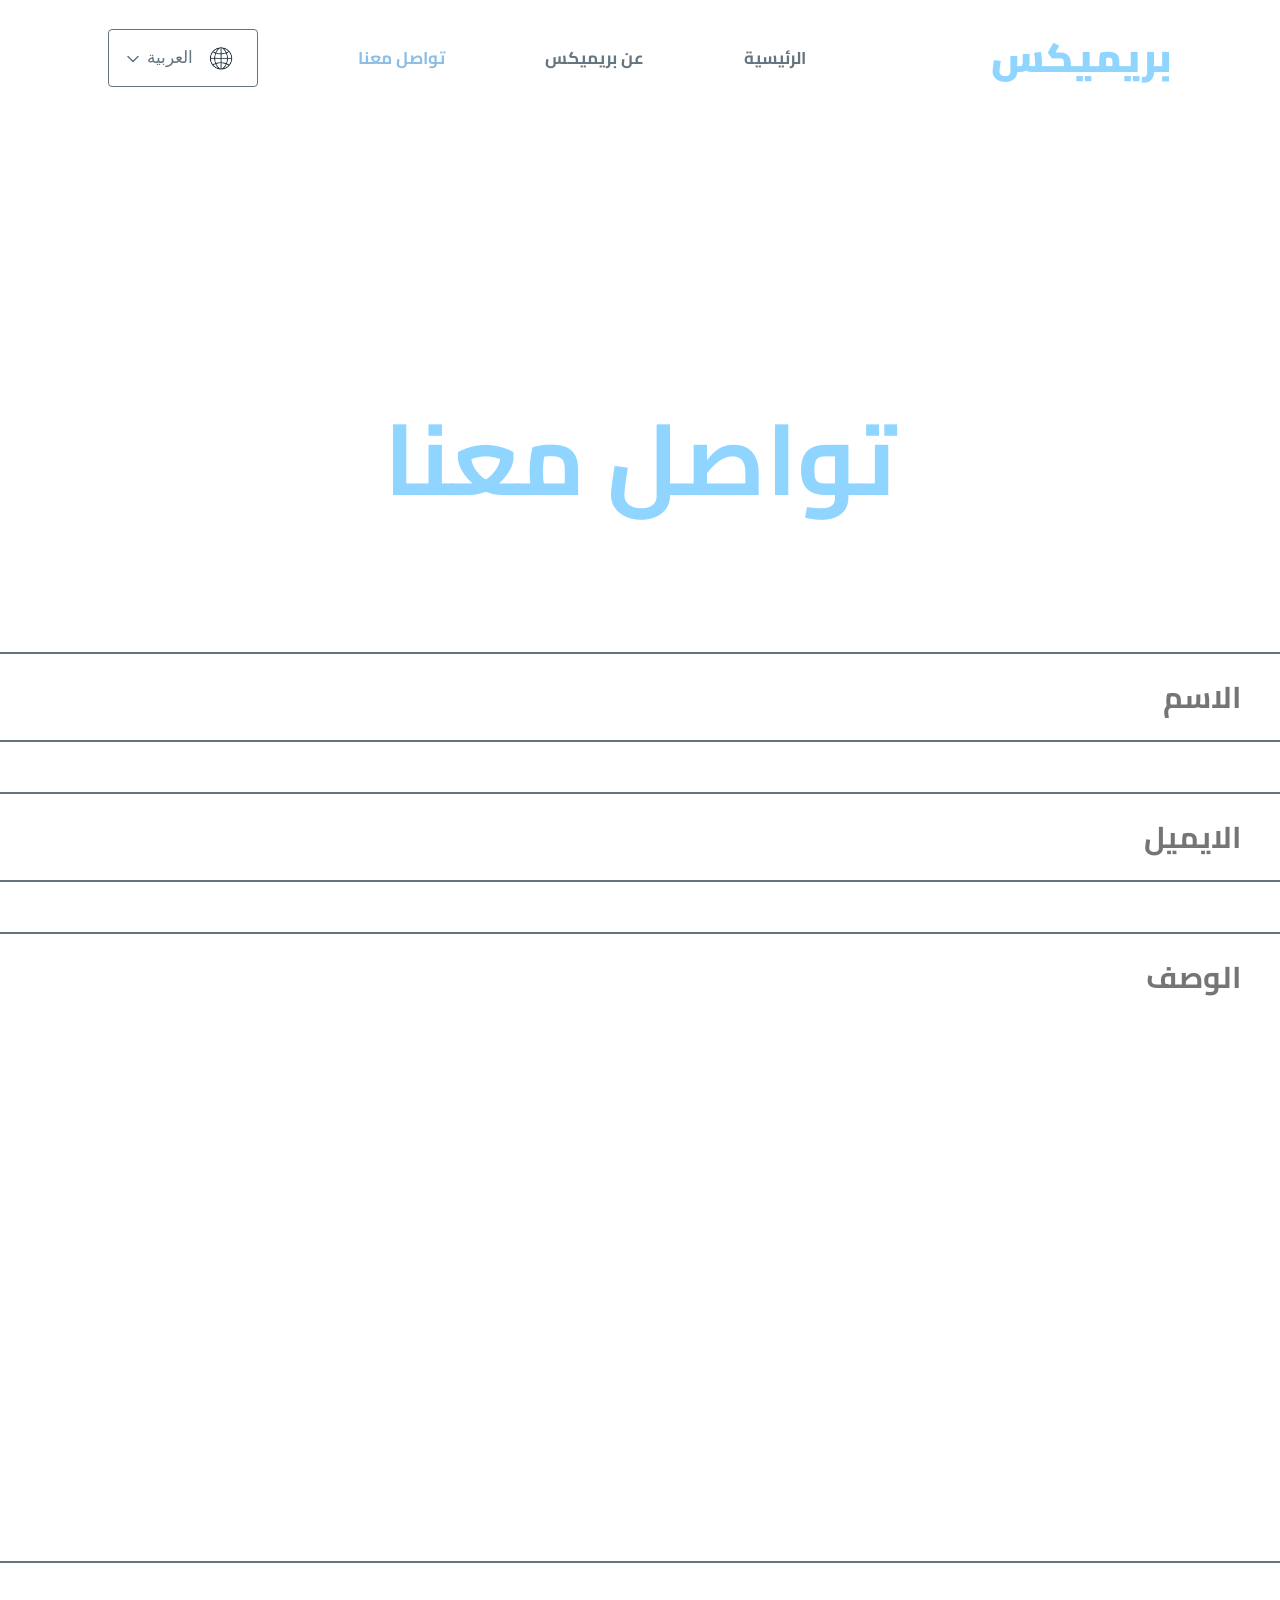
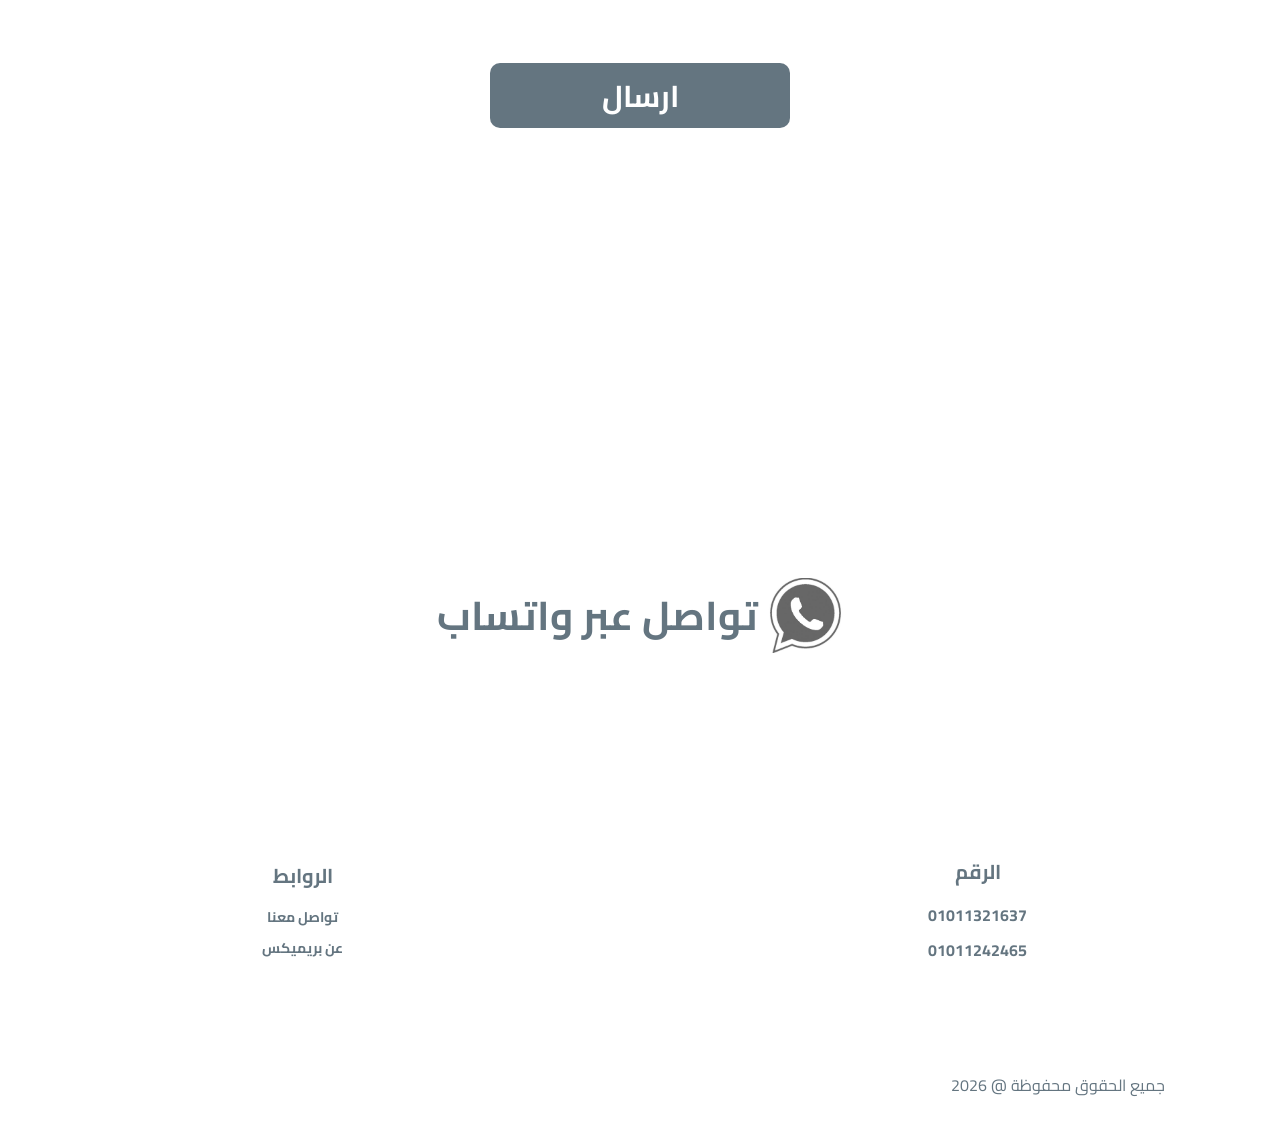
<file: Contact us/contact-us.html>
<!DOCTYPE html>
<html lang="ar" dir="rtl">
<head>
  <link rel="stylesheet" href="../style.css">
  <link rel="stylesheet" href="../font-arabic.css">
  <link rel="preconnect" href="https://fonts.googleapis.com">
<link rel="preconnect" href="https://fonts.gstatic.com" crossorigin>
<link href="https://fonts.googleapis.com/css2?family=Cairo:wght@200..1000&display=swap" rel="stylesheet">
  <meta charset="UTF-8">
  <meta name="viewport" content="width=device-width, initial-scale=1.0">
  <title>Contact Us</title>
<meta name="description" content="شركة بريميكس لمواد البناء والدهانات الحديثة - متخصصون في توريد وتصنيع الدهانات الأسمنتية والأكريليك ومواد البناء في 6 أكتوبر، الجيزة، مصر. Premix Egypt for modern paints and construction materials.">

  
<meta name="keywords" content="Premix Egypt, بريميكس مصر, شركة بريميكس, لريميكس, دريميكس, بريميكس, الدهانات, الاسمنت, دهانات اسمنت, دهانات اكريليك, مبني, 6 اكتوبر, جيزة, مصر, موقع عربي, paints, cement, cementitious paints, acrylic paints, construction materials, building, 6th of october, giza, egypt, arabic website">


  <meta name="author" content="Premix Egypt">


  <meta property="og:title" content="Premix Egypt - Contact Form">
<meta property="og:description" content="شركة بريميكس لمواد البناء والدهانات الحديثة - 6 أكتوبر، الجيزة، مصر. Modern Paints & Construction Materials.">
  <meta property="og:type" content="website">
  <meta property="og:url" content="https://premixegypt.onrender.com">
</head>
<body>
  <header class="head-section">
    <div class="left-section">
      <nav class="header-nav">
        <a class="premix-anchor" href="../index.html">بريميكس</a>
      </nav>
    </div>
    <div class="right-section">
      <nav class="headers-link">
        <a href="../index.html">الرئيسية</a>
        <a href="../About-us/about.html">عن بريميكس</a>
        <a href="contact-us.html" class="active">تواصل معنا</a>
          <div class="lang-dropdown">
          <button class="lang-btn">
            <img class="net-img" src="../net.jpg">
            <span class="current-lang-text">العربية</span>
            <span class="arrow-symbol">
              <svg class="arrow-icon" width="12" height="8" viewBox="0 0 12 8" fill="none" xmlns="http://www.w3.org/2000/svg">
              <path d="M1 1.5L6 6.5L11 1.5" stroke="currentColor" stroke-width="1.5" stroke-linecap="round" stroke-linejoin="round"/>
            </svg>
            </span>
          </button>
          <div class="lang-menu">
            <a class="lang-option active">العربية</a>
            <a class="lang-option" href="../English/contact-us.html">English</a>
          </div>
        </div>
      </nav>


      <nav class="hamburger-link">
        <button class="hamburger-btn js-hamburger-btn">
        <img class="hamburger-icon" src="../hamburger-menu.png">
        </button>
        </nav>
      <nav class="sidebar js-sidebar">
        <div class="close-section">
        <button class="close-btn js-close-btn">&times;</button>
        </div>
        <div class="links-section">
        <a href="../index.html">الرئيسية</a>
        <a href="../About-us/about.html">عن بريميكس</a>
        <a href="contact-us.html" class="active">تواصل معنا</a>
        </div>
        <div class="lang-dropdown-mobile">
        <button class="lang-btn-mobile">
          <img class="net-img" src="../net.jpg">
          <span class="current-lang-text-mobile">العربية</span>
          <span class="arrow-symbol">
          <svg class="arrow-icon" width="12" height="8" viewBox="0 0 12 8" fill="none" xmlns="http://www.w3.org/2000/svg">
        <path d="M1 1.5L6 6.5L11 1.5" stroke="currentColor" stroke-width="1.5" stroke-linecap="round" stroke-linejoin="round"/>
        </svg>
            </span>
          </button>
          <div class="lang-menu-mobile">
            <a class="lang-option active">العربية</a>
            <a class="lang-option" href="../English/contact-us.html">English</a>
          </div>
        </div>
      </nav>

    </div>
  </header>
  <main>
      <section class="contact-us-section">




<form action="https://api.web3forms.com/submit" method="POST" class="form-section js-form-section" id="1">
  <input type="hidden" name="access_key" value="810eeaf0-dbc9-4e8a-9263-ef595ba20b5c">
  <p class="top-title contact-us-title">تواصل معنا</p>
  <input type="text" name="name" placeholder="الاسم" class="name-input"  required>
  <input type="email" name="email" placeholder="الايميل" class="email-input" required>
  <textarea name="message" placeholder="الوصف" class="subject-input" required></textarea>
  <div class="g-recaptcha" data-sitekey="6LeIm-stAAAAAFmhyKGVUggqUEQ4-MXlzJsZ9Riy"></div>
  <button type="submit" class="submit-button js-submit-button">ارسال</button>
  
</form>
    
    <iframe name="hidden-iframe" style="display: none;"></iframe>

    </section>
        <figure class="whatsapp-btn">
      <a class="whatsapp-link" href="https://wa.me/201011821637" target="_blank">
      <img src="../whatsapp-icon.png" class="whatsapp-icon">
      <p>تواصل عبر واتساب</p>
    </a>
    </figure>
  </main>
  <footer>
  <section class="section-container">
    <section class="footer-number">
      <p class="number-p">الرقم</p>
      <a class="number" href="tel:01011321637">01011321637</a>
      <a class="number" href="tel:01011242465">01011242465</a>
    </section>
    
        <section class="footer-link">
      <p class="link-p">الروابط</p>
      <a href="contact-us.html">تواصل معنا</a>
      <a href="../About-us/about.html">عن بريميكس</a>
    </section>
  </section>
  <p class="copyright-p">جميع الحقوق محفوظة @ 2026</p>
</footer>
<script src="../toggle-menu.js"></script>
<script src="https://www.google.com/recaptcha/enterprise.js?onload=onloadCallback&render=explicit"
    async defer>
  </script>
<script src="../change-language.js"></script>
</body>
</html>
</file>
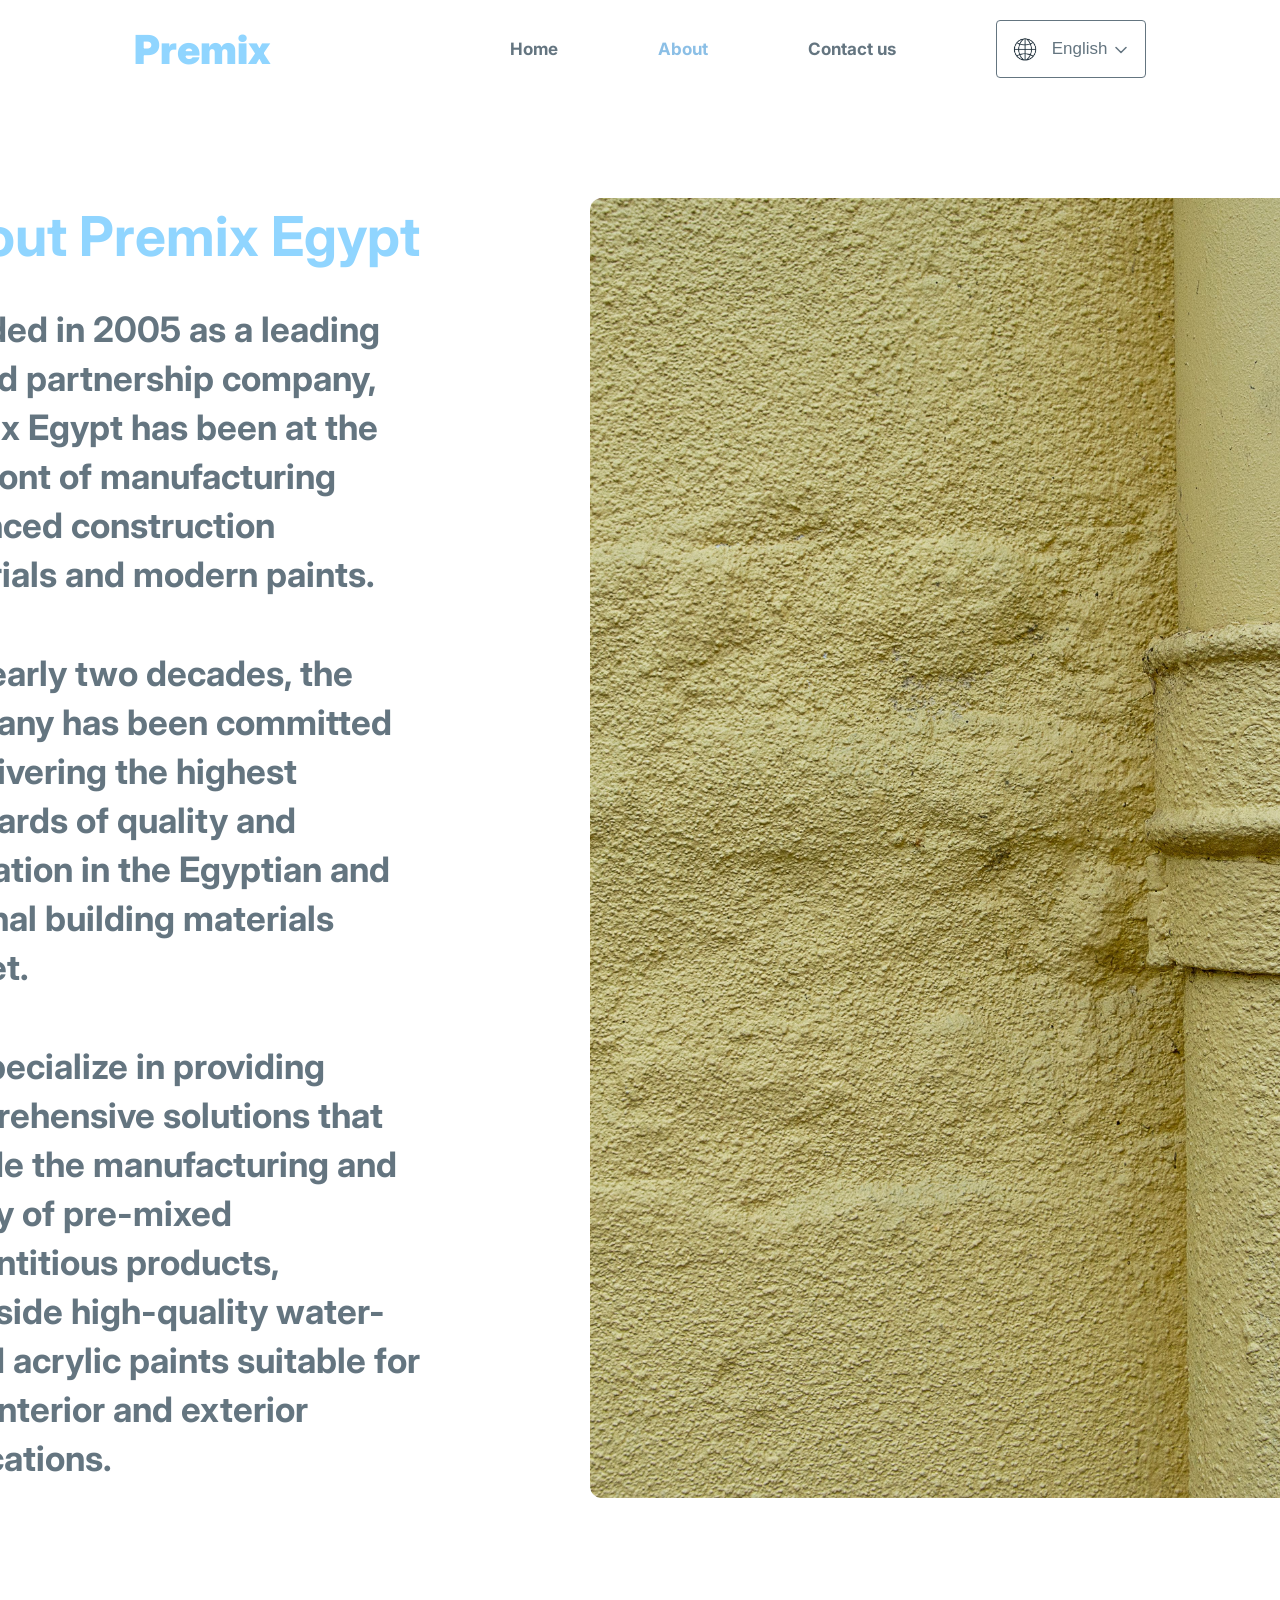
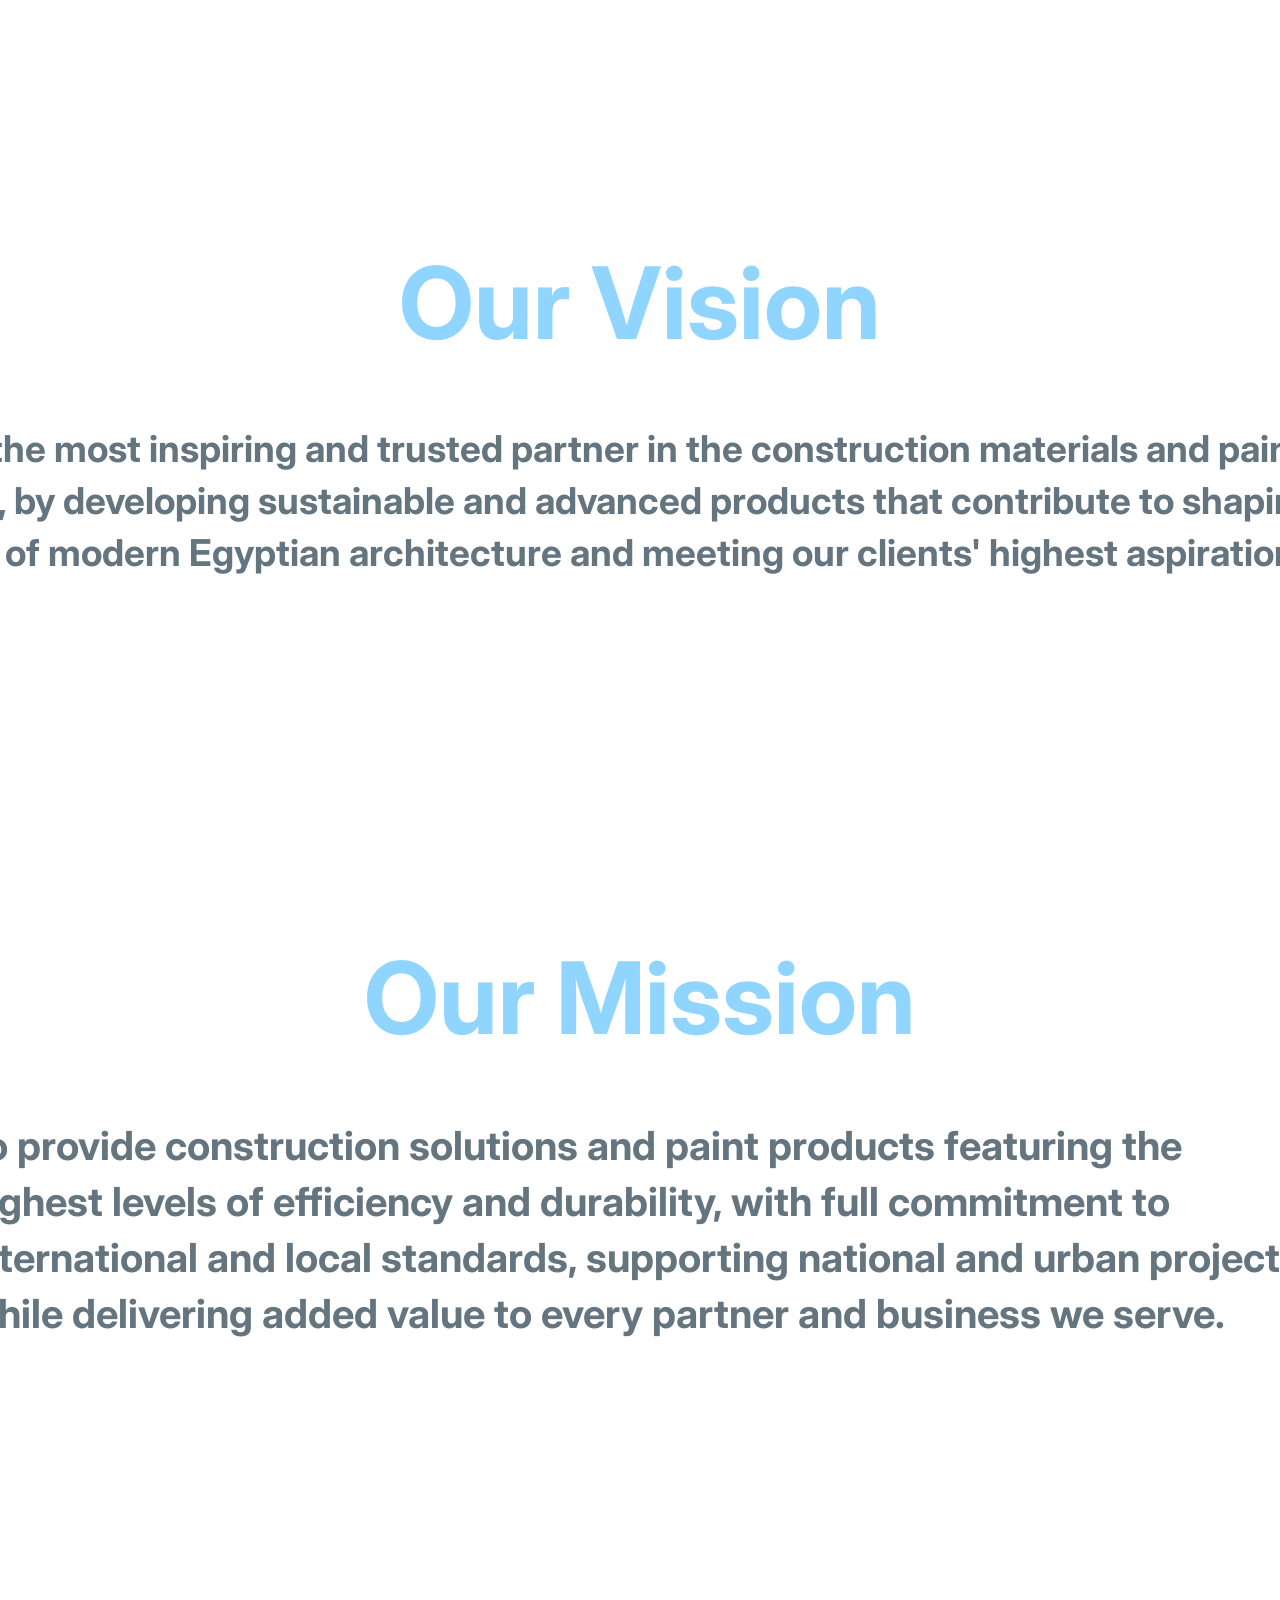
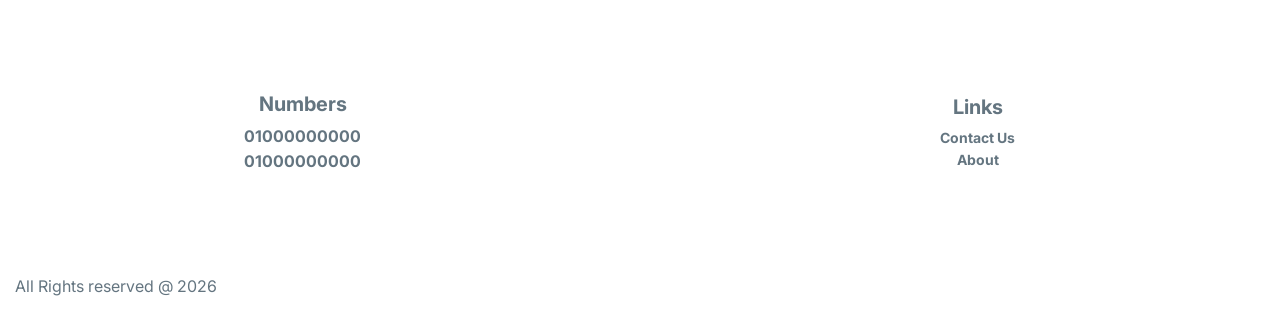
<file: English/about.html>
<!DOCTYPE html>
<html lang="English" dir="ltr">
<head>
  <link rel="stylesheet" href="../style.css">
  <link rel="stylesheet" href="style-en.css">
  <link rel="stylesheet" href="font.css">
  <link rel="preconnect" href="https://fonts.googleapis.com">
<link rel="preconnect" href="https://fonts.gstatic.com" crossorigin>
<link href="https://fonts.googleapis.com/css2?family=Inter:wght@300;400;500;700;900&display=swap" rel="stylesheet">
  <meta charset="UTF-8">
  <meta name="viewport" content="width=device-width, initial-scale=1.0">
  <title>About - premix</title>
<meta name="description" content="شركة بريميكس لمواد البناء والدهانات الحديثة - متخصصون في توريد وتصنيع الدهانات الأسمنتية والأكريليك ومواد البناء في 6 أكتوبر، الجيزة، مصر. Premix Egypt for modern paints and construction materials.">

<meta name="keywords" content="Premix Egypt, بريميكس مصر, شركة بريميكس, لريميكس, دريميكس, بريميكس, الدهانات, الاسمنت, دهانات اسمنت, دهانات اكريليك, مبني, 6 اكتوبر, جيزة, مصر, موقع عربي, paints, cement, cementitious paints, acrylic paints, construction materials, building, 6th of october, giza, egypt, arabic website">

  
  <meta name="author" content="Premix Egypt">


  <meta property="og:title" content="Premix Egypt - Contact Form">
<meta property="og:description" content="شركة بريميكس لمواد البناء والدهانات الحديثة - 6 أكتوبر، الجيزة، مصر. Modern Paints & Construction Materials.">
  <meta property="og:type" content="website">
  <meta property="og:url" content="https://premixegypt.onrender.com">
</head>
<body>
  <header class="head-section">
    <div class="left-section">
      <nav class="header-nav">
        <a class="premix-anchor" href="index.html">Premix</a>
      </nav>
    </div>
    <div class="right-section">

      <nav class="headers-link">
        <a href="index.html">Home</a>
        <a href="about.html" class="active">About</a>
        <a href="contact-us.html">Contact us</a>
        <div class="lang-dropdown">
          <button class="lang-btn">
            <img class="net-img" src="../net.jpg">
            <span class="current-lang-text">English</span>
            <span class="arrow-symbol">
              <svg class="arrow-icon" width="12" height="8" viewBox="0 0 12 8" fill="none" xmlns="http://www.w3.org/2000/svg">
  <path d="M1 1.5L6 6.5L11 1.5" stroke="currentColor" stroke-width="1.5" stroke-linecap="round" stroke-linejoin="round"/>
</svg>
            </span>
          </button>
          <div class="lang-menu">
            <a class="lang-option" href="../About-us/about.html">العربية</a>
            <a class="lang-option active">English</a>
          </div>
        </div>
      </nav>
      <nav class="hamburger-link">
        <button class="hamburger-btn js-hamburger-btn">
        <img class="hamburger-icon" src="../hamburger-menu.png">
        </button>
        </nav>
      <nav class="sidebar js-sidebar">
        <div class="close-section">
        <button class="close-btn js-close-btn">&times;</button>
        </div>
        <div class="links-section">
        <a href="index.html">Home</a>
        <a href="about.html" class="active">About</a>
        <a href="contact-us.html">Contact us</a>
        <div class="lang-dropdown-mobile">
        <button class="lang-btn-mobile">
            <img class="net-img" src="../net.jpg">
            <span class="current-lang-text-mobile">ُEnglish</span>
            <span class="arrow-symbol">
              <svg class="arrow-icon" width="12" height="8" viewBox="0 0 12 8" fill="none" xmlns="http://www.w3.org/2000/svg">
  <path d="M1 1.5L6 6.5L11 1.5" stroke="currentColor" stroke-width="1.5" stroke-linecap="round" stroke-linejoin="round"/>
</svg>
            </span>
          </button>
          <div class="lang-menu-mobile">
            <a class="lang-option" href="../About-us/about.html">العربية</a>
            <a class="lang-option active">English</a>
          </div>
        </div>
        </div>
      </nav>

    </div>
  </header>
  <main>
    <section>
      <figure class="about-us-figure">
      <figcaption>
      <p class="about-title">About Premix Egypt</p>
      <p class="about-caption">
        Founded in 2005 as a leading limited partnership company, Premix Egypt has been at the forefront of manufacturing advanced construction materials and modern paints.
      </p>

      <p class="about-caption">
        For nearly two decades, the company has been committed to delivering the highest standards of quality and innovation in the Egyptian and regional building materials market.
      </p>

      <p class="about-caption">
        We specialize in providing comprehensive solutions that include the manufacturing and supply of pre-mixed cementitious products, alongside high-quality water-based acrylic paints suitable for both interior and exterior applications.
      </p>
      </figcaption>
      <img src="../About-us/pexels-about-us-background.jpg" class="about-us-background" alt="yellow building">
      </figure>
    </section>

        <section>
      <figure class="our-vision-figure">
      <figcaption>
      <p class="our-vision-title">Our Vision</p>
      <p class="our-vision-caption">
To be the most inspiring and trusted partner in the construction materials and paints sector, by developing sustainable and advanced products that contribute to shaping the future of modern Egyptian architecture and meeting our clients' highest aspirations.
      </p>
      </figcaption>
      </figure>
    </section>

    <section>
      <figure class="our-message-figure">
      <figcaption>
      <p class="our-message-title">Our Mission</p>
      <p class="our-message-caption">
      To provide construction solutions and paint products featuring the highest levels of efficiency and durability, with full commitment to international and local standards, supporting national and urban projects while delivering added value to every partner and business we serve.
      </p>
      </figcaption>
      </figure>
    </section>


  </main>
  <footer>
  <section class="section-container">
    <section class="footer-number">
      <p class="number-p">Numbers</p>
      <a class="number" href="tel:01000000000">01000000000</a>
      <a class="number" href="tel:01000000000">01000000000</a>
    </section>
    
        <section class="footer-link">
      <p class="link-p">Links</p>
      <a href="contact-us.html">Contact Us</a>
      <a href="about.html">About</a>
    </section>
  </section>
  <p class="copyright-p">All Rights reserved @ 2026</p>
</footer>
<script src="../toggle-menu.js"></script>
<script src="../change-language.js"></script>
</body>
</html>
</file>
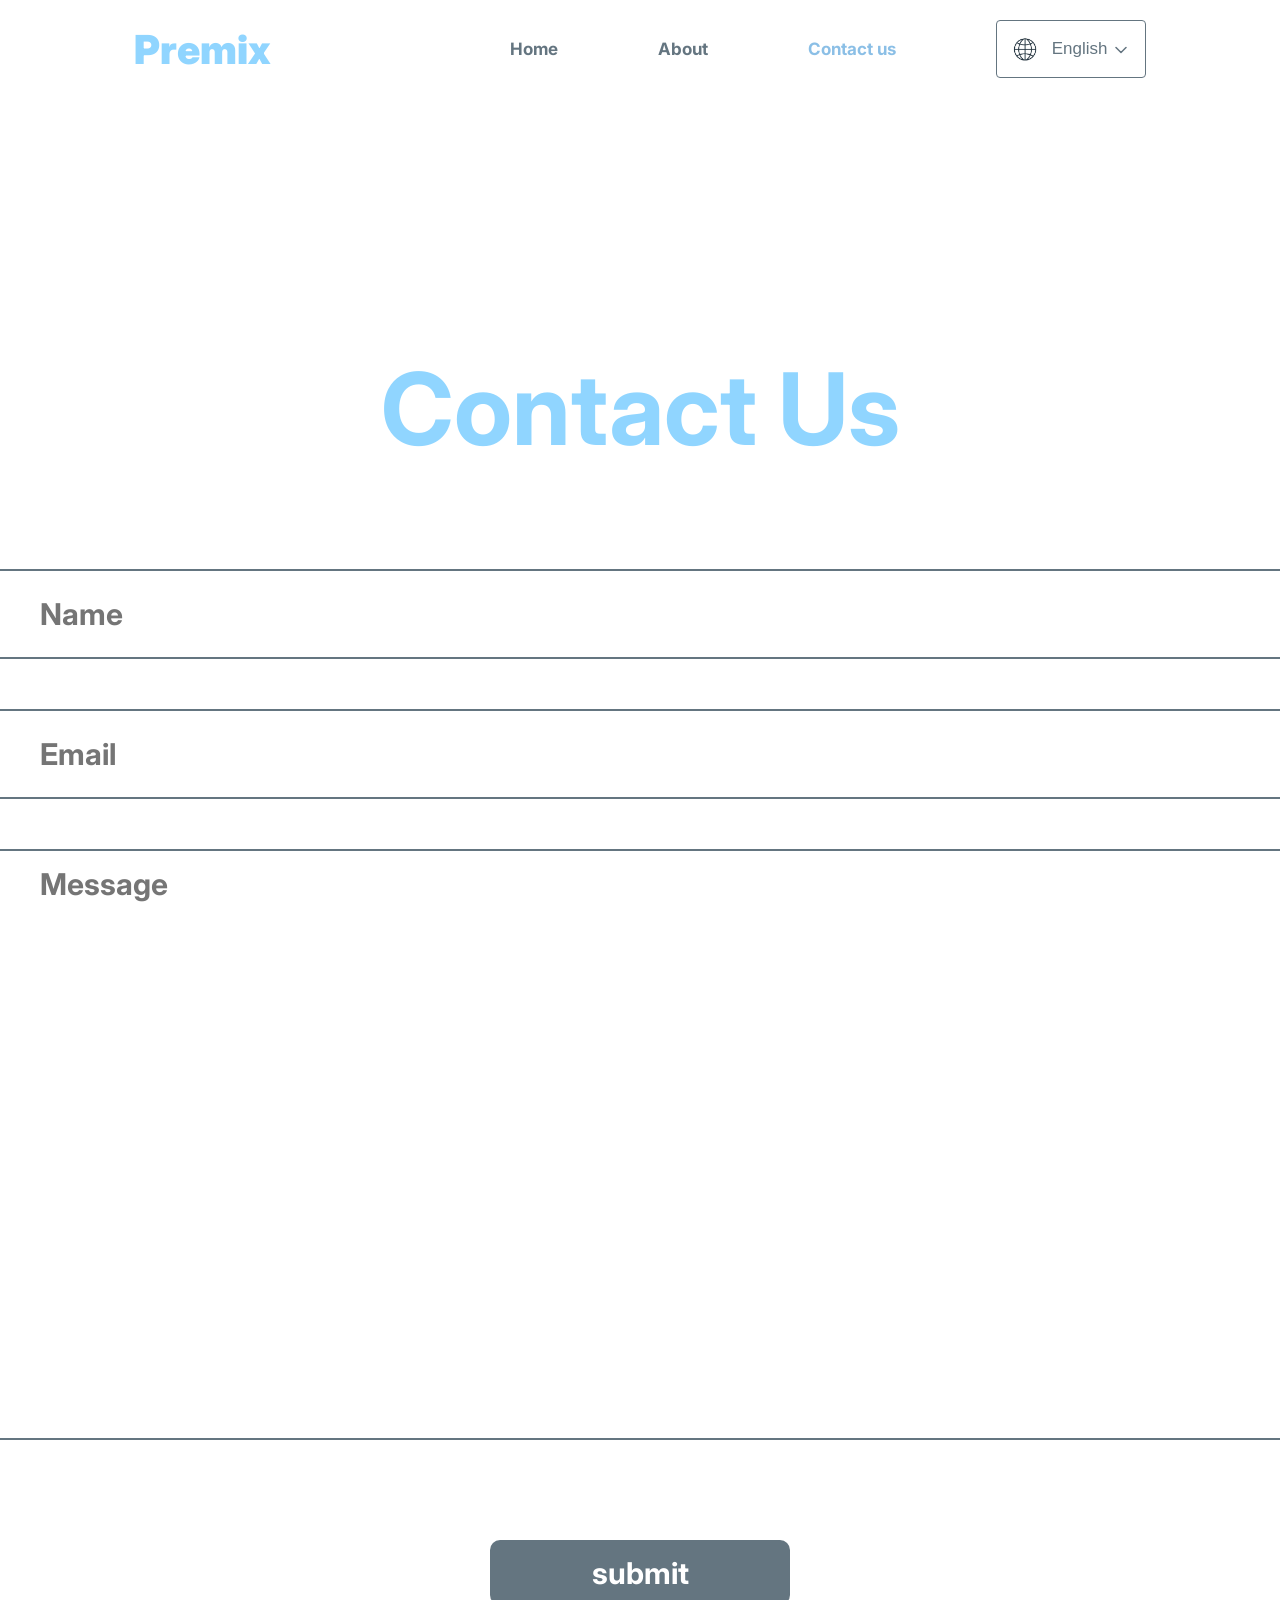
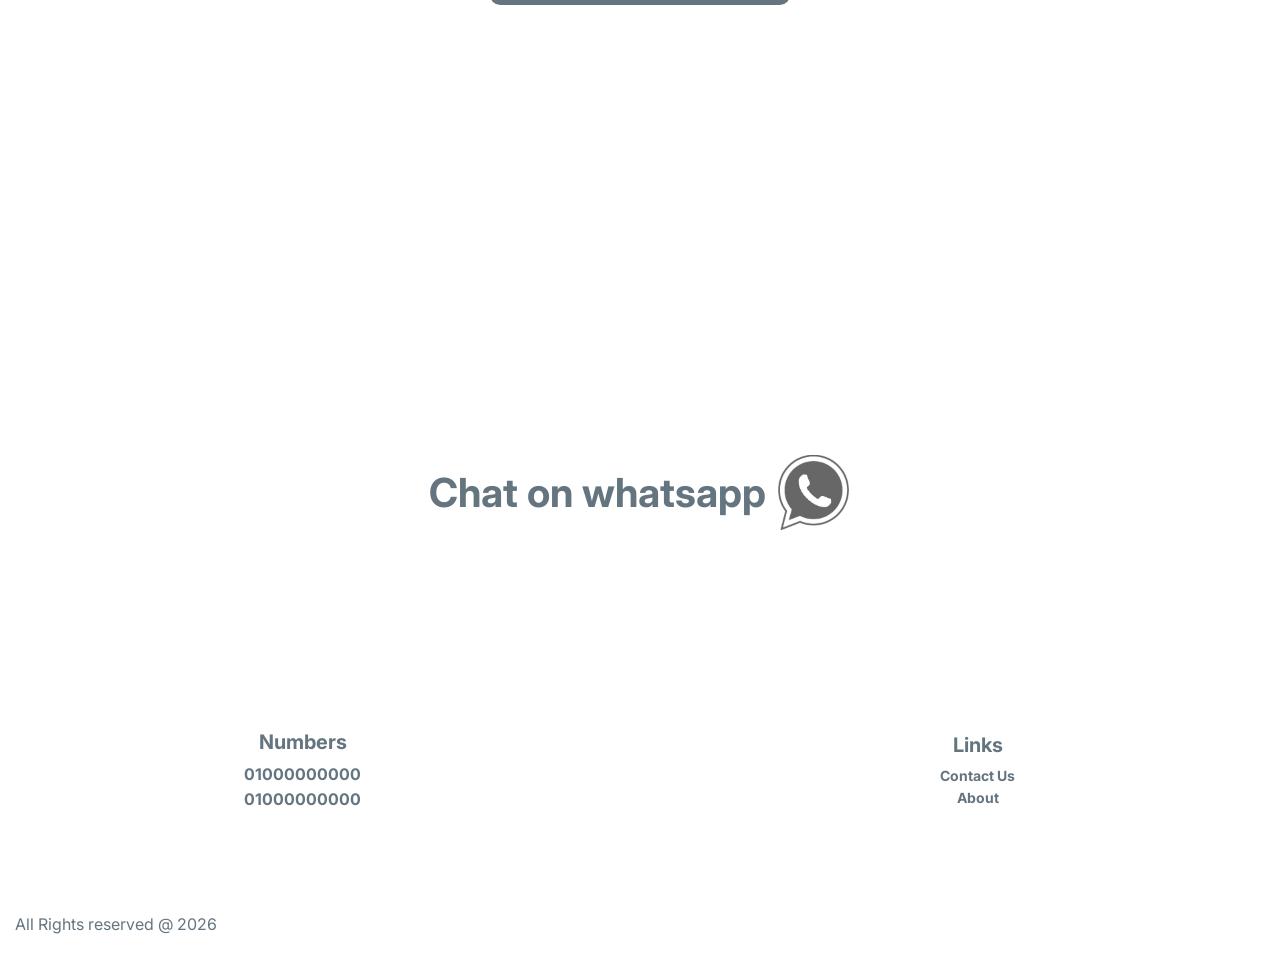
<file: English/contact-us.html>
<!DOCTYPE html>
<html lang="ar" dir="ltr">
<head>
  <link rel="stylesheet" href="style-en.css">
  <link rel="stylesheet" href="font.css">
  <link rel="preconnect" href="https://fonts.googleapis.com">
<link rel="preconnect" href="https://fonts.gstatic.com" crossorigin>
<link href="https://fonts.googleapis.com/css2?family=Inter:wght@300;400;500;700;900&display=swap" rel="stylesheet">
  <meta charset="UTF-8">
  <meta name="viewport" content="width=device-width, initial-scale=1.0">
  <title>Contact Us</title>
<meta name="description" content="شركة بريميكس لمواد البناء والدهانات الحديثة - متخصصون في توريد وتصنيع الدهانات الأسمنتية والأكريليك ومواد البناء في 6 أكتوبر، الجيزة، مصر. Premix Egypt for modern paints and construction materials.">

  
<meta name="keywords" content="Premix Egypt, بريميكس مصر, شركة بريميكس, لريميكس, دريميكس, بريميكس, الدهانات, الاسمنت, دهانات اسمنت, دهانات اكريليك, مبني, 6 اكتوبر, جيزة, مصر, موقع عربي, paints, cement, cementitious paints, acrylic paints, construction materials, building, 6th of october, giza, egypt, arabic website">


  <meta name="author" content="Premix Egypt">


  <meta property="og:title" content="Premix Egypt - Contact Form">
<meta property="og:description" content="شركة بريميكس لمواد البناء والدهانات الحديثة - 6 أكتوبر، الجيزة، مصر. Modern Paints & Construction Materials.">
  <meta property="og:type" content="website">
  <meta property="og:url" content="https://premixegypt.onrender.com">
</head>
<body>
  <header class="head-section">
    <div class="left-section">
      <nav class="header-nav">
        <a class="premix-anchor" href="index.html">Premix</a>
      </nav>
    </div>
    <div class="right-section">

      <nav class="headers-link">
        <a href="index.html">Home</a>
        <a href="about.html">About</a>
        <a href="contact-us.html" class="active">Contact us</a>
        <div class="lang-dropdown">
          <button class="lang-btn">
            <img class="net-img" src="../net.jpg">
            <span class="current-lang-text">English</span>
            <span class="arrow-symbol">
              <svg class="arrow-icon" width="12" height="8" viewBox="0 0 12 8" fill="none" xmlns="http://www.w3.org/2000/svg">
  <path d="M1 1.5L6 6.5L11 1.5" stroke="currentColor" stroke-width="1.5" stroke-linecap="round" stroke-linejoin="round"/>
</svg>
            </span>
          </button>
          <div class="lang-menu">
            <a class="lang-option" href="../Contact us/contact-us.html">العربية</a>
            <a class="lang-option active">English</a>
          </div>
        </div>
      </nav>
      <nav class="hamburger-link">
        <button class="hamburger-btn js-hamburger-btn">
        <img class="hamburger-icon" src="../hamburger-menu.png">
        </button>
        </nav>
      <nav class="sidebar js-sidebar">
        <div class="close-section">
        <button class="close-btn js-close-btn">&times;</button>
        </div>
        <div class="links-section">
        <a href="index.html">Home</a>
        <a href="about.html">About</a>
        <a href="contact-us.html" class="active">Contact us</a>
        <div class="lang-dropdown-mobile">
        <button class="lang-btn-mobile">
            <img class="net-img" src="../net.jpg">
            <span class="current-lang-text-mobile">ُEnglish</span>
            <span class="arrow-symbol">
              <svg class="arrow-icon" width="12" height="8" viewBox="0 0 12 8" fill="none" xmlns="http://www.w3.org/2000/svg">
  <path d="M1 1.5L6 6.5L11 1.5" stroke="currentColor" stroke-width="1.5" stroke-linecap="round" stroke-linejoin="round"/>
</svg>
            </span>
          </button>
          <div class="lang-menu-mobile">
            <a class="lang-option" href="../Contact us/contact-us.html">العربية</a>
            <a class="lang-option active">English</a>
          </div>
        </div>  
      </div>
      </nav>

    </div>
  </header>
  <main>
      <section class="contact-us-section">




<form action="https://api.web3forms.com/submit" method="POST" class="form-section js-form-section" id="1">
  <input type="hidden" name="access_key" value="810eeaf0-dbc9-4e8a-9263-ef595ba20b5c">
  <p class="top-title contact-us-title">Contact Us</p>
  <input type="text" name="name" placeholder="Name" class="name-input"  required>
  <input type="email" name="email" placeholder="Email" class="email-input" required>
  <textarea name="message" placeholder="Message" class="subject-input" required></textarea>
  <div class="g-recaptcha" data-sitekey="6LeIm-stAAAAAFmhyKGVUggqUEQ4-MXlzJsZ9Riy"></div>
  <button type="submit" class="submit-button js-submit-button">submit</button>
  
</form>
    
    <iframe name="hidden-iframe" style="display: none;"></iframe>

    </section>
        <figure class="whatsapp-btn">
      <a class="whatsapp-link" href="https://wa.me/201000000000" target="_blank">
      <p>Chat on whatsapp</p>
      <img src="../whatsapp-icon.png" class="whatsapp-icon">
    </a>
    </figure>
  </main>
  <footer>
  <section class="section-container">
    <section class="footer-number">
      <p class="number-p">Numbers</p>
      <a class="number" href="tel:0100000000">01000000000</a>
      <a class="number" href="tel:0100000000">01000000000</a>
    </section>
    
        <section class="footer-link">
      <p class="link-p">Links</p>
      <a href="contact-us.html">Contact Us</a>
      <a href="about.html">About</a>
    </section>
  </section>
  <p class="copyright-p">All Rights reserved @ 2026</p>
</footer>
<script src="../toggle-menu.js"></script>
<script src="https://www.google.com/recaptcha/enterprise.js?onload=onloadCallback&render=explicit"
    async defer>
  </script>
<script src="../change-language.js"></script>
</body>
</html>
</file>
<file: style.css>
body{
  margin: 0;
  padding: 0;
}

html, body {
max-width: 100%;
overflow-x: hidden;
margin: 0;
padding: 0;
}

body {
padding-left: 15px;
padding-right: 15px;
}
*{
  margin: 0;
  padding: 0;
  box-sizing: border-box;
}

img {
  max-width: 100%;
  height: auto;
  display: block;
}

header, section, footer{
  width: 100%;
  max-width: auto;
  margin-left: auto;
  margin-right: auto;
}

.right-section {
  display: flex;
  flex-direction: row;
  align-items: center;
  gap: 50px;
  
}


.headers-link {
  margin: 0;
  display: flex;
  flex-direction: row;
  align-items: center;
  gap: 100px;
}
.head-section{
  width: 100%;
  min-width: 800px;
  display: flex;
  flex-direction: row;
  justify-content: space-around;
  align-items: center;
  padding-top: 20px;
  padding-bottom: 20px;
}


.header-nav{
  display: flex;
  flex-direction: row;
  gap: 100px;
}

a{
color:   #647580; 
text-decoration: none;
font-size: 17px;
font-weight: bold;
}

a:hover{
 opacity: 0.7;
}

.active{
   color: #8BBFE6;
}

.premix-anchor{
  color: #90D5FF;
  font-weight: 900;
  font-size: 40px;
}

main{
  display: flex;
  flex-direction: column;
}

.top-title{
  margin-top: 100px;
  display: flex;
  flex-direction: column;
  align-items: center;
  justify-content: center;
  color: #647580;
  gap: 20px;
}

.top-text{
  font-weight: bold;
  font-size: 50px;
}

.middle-text{
  font-weight: 500;
  font-size: 30px;
  margin-bottom: 100px;
}

.bottom-text{
  font-size: 60px;
  font-weight: bold;
  margin-bottom: 50px;
}

.card-section{
  display: grid;
  row-gap: 100px;

}

.card-section img {
  min-width: 250px;
  max-width: 100%;
  min-height: 250px;
  object-fit: cover;
  width: 750px;
  height: 500px;
  border-radius: 12px;
}

figure{
  margin: 0;
  padding: 0;
  display: flex;
  flex-direction: row;
  align-items: center;
  justify-content: center;
  gap: 200px;
  
}


figcaption{
  display: flex;
  flex-direction: column;
  justify-content: center;
  align-items: center;
  margin: 0;
  color: #647580;
  width: 450px;
  height: auto;
  font-size:  64px;
  font-weight: bold;
  line-height: 1.4;

}
  
.whatsapp-link{
display: flex;
flex-direction: row;
align-items: center;
justify-content: center;
font-size: 40px;
margin-top: 450px;
margin-bottom: 100px;
background-color: white;
cursor: pointer;
}


.whatsapp-icon{
  display: flex;
flex-direction: row;
align-items: center;
justify-content: center;
  width: 75px;
  height: 75px;
  object-fit: cover;
  border-radius: 2px;
  margin-left: 10px;
}

.section-container{
  display: flex;
  flex-direction: row;
  align-items: center;
  justify-content: center;
  margin-top: 100px;
  gap: 100px;
  margin-bottom: 100px;
}

.footer-link, .footer-number{
  display: flex;
  flex-direction: column;
  align-items: center;
}

.link-p , .number-p{
  margin-bottom: 10px;
  font-weight: bold;
  font-size: 20px;
}

footer p {
  font-size: 16px;
  
  color: #647580;
}

footer a {
  text-decoration: none;
  font-size: 14px;
  margin-bottom: 5px;
}

.number{
  margin-bottom: 5px;
  font-size: 16px;
  font-weight: 700;
}

.copyright-p{
  color: #647580;
  display: flex;
  flex-direction: row;
  align-items: center; 
  margin-right: 100px;     
  margin-left: 0;          
  margin-bottom: 40px
}

.about-us-background{
  width: 750px;
  height: 1200px;
  object-fit: cover;
  margin-top: 100px;
  display: flex;
  align-items: center;
  color: #647580;
  border-radius: 12px;
}



.about-title, .our-vision-title, .our-message-title{
  display: flex;
  align-items: center;
  justify-content: center;
  margin-top: 100px;
  color: #90D5FF;
  font-size: 65px;
  width: 700px;
  margin-bottom: 30px;
}

.our-vision-title, .our-message-title {
  font-size: 100px;
  margin-bottom: 50px;
}

.about-us-figure, .our-vision-figure, .our-message-figure{
  display: flex;
  align-items: start;
  justify-content: center;
  margin-bottom: 200px;
}

.about-caption{
  display: flex;
  align-items: center;
  justify-content: center;
  color: #647580;
 width: 519px;
  font-size: 40px;
  font-weight: bold;
  margin-bottom: 50px;
}

.our-vision-caption{
  display: flex;
  align-items: center;
  justify-content: center;
  color: #647580;
  width: 1394px;
  font-size: 40px;
  font-weight: bold;
  margin-bottom: 50px;
}

.our-message-caption{
  display: flex;
  align-items: center;
  justify-content: center;
  color: #647580;
  width: 1350px;
  font-size: 40px;
  font-weight: bold;
  margin-bottom: 50px;
}

.contact-us-section{
  display: flex;
  flex-direction: column;
  align-items: center;
  justify-content: center;
}

.contact-us-title{
  margin-top: 250px;
  color: #90D5FF;
  font-weight: 700;
  font-size: 100px;
  width: 700px;
  margin-bottom: 50px;
}

.name-input, .email-input{
  font-size: 30px;
  font-weight: bold;
  color: #647580;
  border-color: #647580;
  border-width: 2px;
  border-style: solid;
  width: 1305px;
  height: 90px;
  padding-right: 50px;
}

.form-section{
  display: flex;
  flex-direction: column;
  align-items: center;
  justify-content: center;
  gap: 50px;
}

.subject-input{
  font-size: 30px;
  font-weight: bold;
  color: #647580;
  border-color: #647580;
  border-width: 2px;
  border-style: solid;
  width: 1305px;
  padding-top: 15px;
  padding-right: 50px;
  padding-bottom: 500px;
}

.submit-button{
  font-size: 30px;
  font-weight: bold;
  border: none;
  border-radius: 10px;
  color: white;
  background-color: #647580;
  width: 300px;
  height: 65px;
  cursor: pointer;
}

.submit-button:hover{
  opacity: 0.8;
}

.submit-button:active{
  opacity: 0.5;
}

.is-hidden{
  display: none;
}

.is-visible{
  display: block;
  color: #647580;
  font-size: 30px;
  font-weight: bold;
}

.is-disabled {
  cursor: not-allowed;
  pointer-events: none; /* يمنع أي كليكات نهائياً */
}

.hamburger-link{
  display: none;
}

.hamburger-icon{
  display: none;
}

.sidebar{
  display: none;
}

.lang-dropdown{
  position: relative;
  display: inline-block;
}

.lang-btn {
  display: flex;
  flex-direction: row;     
  align-items: center;      
  background-color: #ffffff;
  border: #647580 1px solid;
  width: 150px;
  color: #647580;
  padding: 8px 16px;
  border-radius: 4px;
  cursor: pointer;
  font-size: 17px;
  gap: 8px;              
}




.lang-option{
  cursor: pointer;
}

.net-img{
  width: 40px;
  height: 40px;
}

.border{
  border-width: 2px;
}

.lang-menu{
  display: none;

}

.show {
  display: flex;
  flex-direction: column;
  position: absolute;
  width: 150px;
  height: 80px;
  top: 100%;
  right: 0;
  padding-right: 10px;
  border: #647580 1px solid;
  border-radius: 4px;
}

@media (max-width: 768px) {
    
    /* 1. إخفاء لينكات الكمبيوتر تماماً على الموبايل */
    .headers-link {
        display: none !important;
    }

    /* 2. إظهار زرار الهامبرغر */
    .hamburger-link {
        display: block !important;
    }

    .hamburger-icon {
        display: block !important;
        width: 25px;
        height: 25px;
    }


    .sidebar {
      display: flex;
      flex-direction: row;
      gap: 50px;
      justify-content: center;
        position: fixed;
        top: 0;
        right: 0px;
        width: 260px;
        height: 650px;
        border-radius: 4px;
        background-color: #ffffff;
        box-shadow: -5px 0 15px rgba(0, 0, 0, 0.1);
        display: flex;
        flex-direction: column;
        padding: 80px 20px;
        gap: 20px;
        z-index: 1000;
        
        /* السحر هنا: استخفاء السايدبار بره الشاشة حتى يتم فتحه */
       transform: translateX(100%);
        transition: transform 0.3s;
    }

    .links-section{
      display: flex;
      flex-direction: column;
      gap: 50px;
    }

    .close-section{
      display: flex;
justify-content: center; 
  margin-bottom: 50px; 
    }

    .close-btn{
      background: none;
      font-size: 70px;
      color: #647580;
      border: none;
    }

    /* الكلاس اللي الـ JavaScript هيفعله عشان يدخل السايدبار جوه الشاشة */
    .open {
        transform: translateX(0);
    }

  

    .head-section {
        min-width: 100% !important;
        flex-direction: row-reverse;
        justify-content: space-between;
        align-items: center;
        padding: 15px;
    }

    .header-nav {
        gap: 20px !important; 
        flex-wrap: wrap;
        justify-content: center;
    }

    .name-input, .email-input, .subject-input {
        width: 100% !important;
        max-width: 100% !important;
        padding-right: 15px !important;
        font-size: 18px !important;
        height: 60px !important;
    }

    .premix-anchor{
        font-size: 22px !important;
    }

    .subject-input {
        padding-bottom: 150px !important;
    }

    .card-section img, .about-us-background {
        width: 100% !important;
        height: auto !important;
        min-width: auto !important;
        min-height: auto !important;
    }

    .about-us-background{
        display: none;
        margin: 0;
    }

    figure {
        flex-direction: column;
        gap: 30px;
    }

    figcaption, .about-caption, .our-vision-caption, .our-message-caption {
        width: 100% !important;
        font-size: 18px !important;
        text-align: center;
        padding: 0 15px;
    }

    .about-title, .our-vision-title, .our-message-title, .contact-us-title {
        width: 100% !important;
        font-size: 28px !important;
        text-align: center;
        margin-top: 50px !important;
    }

    .section-container {
        gap: 40px;
        flex-direction: column;
        margin-top: 50px;
        margin-bottom: 50px;
    }

    .top-text {
        font-size: 20px !important;
        text-align: center;
        padding: 0 10px;
    }

    .middle-text {
        font-size: 15px !important;
        text-align: center;
        margin-bottom: 70px !important;
    }

    .bottom-text {
        font-size: 30px !important;
        text-align: center;
    }

    .whatsapp-link{
        display: flex;
        flex-direction: row;
        align-items: center;
        justify-content: center;
        font-size: 20px;
        margin-top: 450px;
        margin-bottom: 100px;
        background-color: white;
        cursor: pointer;
    }

    .whatsapp-icon{
        display: flex;
        flex-direction: row;
        align-items: center;
        justify-content: center;
        width: 30px;
        height: 30px;
        object-fit: cover;
        border-radius: 2px;
        margin-left: 10px;
    }

    .footer-link, .footer-number{
        display: flex;
        flex-direction: column;
        align-items: center;
    }

    .link-p , .number-p{
        margin-bottom: 10px;
        font-weight: bold;
        font-size: 20px;
    }

    footer p {
        font-size: 16px;
        color: #647580;
    }

    footer a {
        text-decoration: none;
        font-size: 14px;
        margin-bottom: 5px;
    }

    .number{
        margin-bottom: 5px;
        font-size: 16px;
        font-weight: 700;
    }

    .copyright-p{
        font-size: 12px;
    }

    .is-visible{
        display: block;
        color: #647580;
        font-size: 20px;
        font-weight: bold;
    }

    .hamburger-btn {
        background: none;
        border: none;
        padding: 0;
        cursor: pointer;
        display: flex;
        align-items: center;
        justify-content: center;
    }

    .hamburger-btn:hover {
      opacity: 0.7;
    }

  .lang-dropdown-mobile {
  position: relative !important;
  display: inline-block !important;
}



/* 2. زرار اللغة (شيلنا منه الـ position: inherit اللئيمة) */
.lang-btn-mobile {
  display: flex !important;
  flex-direction: row !important;     
  align-items: center !important;      
  background-color: #ffffff !important;
  border: #647580 1px solid ;
  width: 100% !important;
  color: #647580 !important;
  padding: 8px 8px !important;
  border-radius: 4px !important;
  cursor: pointer !important;
  font-size: 17px !important;
  gap: 10px;
  z-index: 100 !important;
  position: static !important; /* حل مشكلة تحرك الزرار */
}

.current-lang-text-mobile{
  margin-right: 60px;
}


/* 3. القائمة وهي مقفولة */
.lang-menu-mobile {
  display: none !important;
}

.lang-option{
  margin-top: 4px;
}

/* 4. القائمة وهي مفتوحة (ثابتة تماماً تحت الزرار من غير ما تزق الصفحة) */
.show-mobile {
  display: flex !important;
  flex-direction: column !important;
  position: absolute !important;
  width: 100% !important;
  height: 75px !important;
  top: 100% !important;
  right: 0 !important;
  left: auto !important;
  background-color: #ffffff !important;
  padding-right: 10px !important;
  border: #647580 1px solid !important;
  border-radius: 4px !important;
  z-index: 9999 !important;
}

.border{
  border-width: 1.7px;
}
}
</file>
<file: font-arabic.css>
body{
  font-family: cairo;
}


input,  .subject-input, .submit-button{
  font-family: cairo;
}
</file>
<file: English/style-en.css>
body{
  margin: 0;
  padding: 0;
}

html, body {
max-width: 100%;
overflow-x: hidden;
margin: 0;
padding: 0;
}

body {
padding-left: 15px;
padding-right: 15px;
}
*{
  margin: 0;
  padding: 0;
  box-sizing: border-box;
}

img {
  max-width: 100%;
  height: auto;
  display: block;
}

header, section, footer{
  width: 100%;
  max-width: auto;
  margin-left: auto;
  margin-right: auto;
}

.right-section {
  display: flex;
  flex-direction: row;
  align-items: center;
  gap: 50px;
  
}


.headers-link {
  margin: 0;
  display: flex;
  flex-direction: row;
  align-items: center;
  gap: 100px;
}
.head-section{
  width: 100%;
  min-width: 800px;
  display: flex;
  flex-direction: row;
  justify-content: space-around;
  align-items: center;
  padding-top: 20px;
  padding-bottom: 20px;
}


.header-nav{
  display: flex;
  flex-direction: row;
  gap: 100px;
}

a{
color:   #647580; 
text-decoration: none;
font-size: 17px;
font-weight: bold;
}

a:hover{
 opacity: 0.7;
}

.active{
   color: #8BBFE6;
}

.premix-anchor{
  color: #90D5FF;
  font-weight: 900;
  font-size: 40px;
}

main{
  display: flex;
  flex-direction: column;
}

.top-title{
  margin-top: 100px;
  display: flex;
  flex-direction: column;
  align-items: center;
  justify-content: center;
  color: #647580;
  gap: 20px;
}

.top-text{
  font-weight: bold;
  font-size: 40px;
}

.middle-text{
  font-weight: 500;
  font-size: 20px;
  margin-bottom: 100px;
}

.bottom-text{
  font-size: 60px;
  font-weight: bold;
  margin-bottom: 50px;
}

.card-section{
  display: grid;
  row-gap: 100px;

}

.card-section img {
  min-width: 250px;
  max-width: 100%;
  min-height: 250px;
  object-fit: cover;
  width: 750px;
  height: 500px;
  border-radius: 12px;
}

figure{
  margin: 0;
  padding: 0;
  display: flex;
  flex-direction: row;
  align-items: center;
  justify-content: center;
  gap: 200px;
  
}


figcaption{
  display: flex;
  flex-direction: column;
  justify-content: center;
  align-items: center;
  margin: 0;
  color: #647580;
  width: 450px;
  height: auto;
  font-size:  64px;
  font-weight: bold;
  line-height: 1.4;

}
  
.whatsapp-link{
display: flex;
flex-direction: row;
align-items: center;
justify-content: center;
font-size: 40px;
margin-top: 450px;
margin-bottom: 100px;
background-color: white;
cursor: pointer;
}


.whatsapp-icon{
  display: flex;
flex-direction: row;
align-items: center;
justify-content: center;
  width: 75px;
  height: 75px;
  object-fit: cover;
  border-radius: 2px;
  margin-left: 10px;
}

.section-container{
  display: flex;
  flex-direction: row;
  align-items: center;
  justify-content: center;
  margin-top: 100px;
  gap: 100px;
  margin-bottom: 100px;
}

.footer-link, .footer-number{
  display: flex;
  flex-direction: column;
  align-items: center;
}

.link-p , .number-p{
  margin-bottom: 10px;
  font-weight: bold;
  font-size: 20px;
}

footer p {
  font-size: 16px;
  
  color: #647580;
}

footer a {
  text-decoration: none;
  font-size: 14px;
  margin-bottom: 5px;
}

.number{
  margin-bottom: 5px;
  font-size: 16px;
  font-weight: 700;
}

.copyright-p{
  color: #647580;
  display: flex;
  flex-direction: row;
  align-items: center; 
  margin-right: 100px;     
  margin-left: 0;          
  margin-bottom: 40px
}

.about-us-background{
  width: 750px;
  height: 1300px;
  object-fit: cover;
  margin-top: 100px;
  display: flex;
  align-items: center;
  color: #647580;
  border-radius: 12px;
}



.about-title, .our-vision-title, .our-message-title{
  display: flex;
  align-items: center;
  justify-content: center;
  margin-top: 100px;
  color: #90D5FF;
  font-size: 65px;
  width: 700px;
  margin-bottom: 30px;
}

.our-vision-title, .our-message-title {
  display: flex;
  align-items: center;
  justify-content: center;
  font-size: 100px;
  margin-bottom: 50px;
}

.about-us-figure, .our-vision-figure, .our-message-figure{
  display: flex;
  align-items: start;
  justify-content: center;
  margin-bottom: 200px;
}

.about-caption{
  display: flex;
  align-items: center;
  justify-content: center;
  color: #647580;
 width: 519px;
  font-size: 35px;
  font-weight: bold;
  margin-bottom: 50px;
}

.our-vision-caption{
  display: flex;
  align-items: center;
  justify-content: center;
  color: #647580;
  width: 1500px;
  font-size: 37px;
  font-weight: bold;
  margin-bottom: 50px;
}

.our-message-caption{
  display: flex;
  align-items: center;
  justify-content: center;
  color: #647580;
  width: 1350px;
  font-size: 40px;
  font-weight: bold;
  margin-bottom: 50px;
}

.contact-us-section{
  display: flex;
  flex-direction: column;
  align-items: center;
  justify-content: center;
}

.contact-us-title{
  margin-top: 250px;
  color: #90D5FF;
  font-weight: 700;
  font-size: 100px;
  width: 700px;
  margin-bottom: 50px;
}

.name-input, .email-input{
  font-size: 30px;
  font-weight: bold;
  color: #647580;
  border-color: #647580;
  border-width: 2px;
  border-style: solid;
  width: 1305px;
  height: 90px;
  padding-left: 50px;
}

.form-section{
  display: flex;
  flex-direction: column;
  align-items: center;
  justify-content: center;
  gap: 50px;
}

.subject-input{
  font-size: 30px;
  font-weight: bold;
  color: #647580;
  border-color: #647580;
  border-width: 2px;
  border-style: solid;
  width: 1305px;
  padding-top: 15px;
  padding-left: 50px;
  padding-bottom: 500px;
}

.submit-button{
  font-size: 30px;
  font-weight: bold;
  border: none;
  border-radius: 10px;
  color: white;
  background-color: #647580;
  width: 300px;
  height: 65px;
  cursor: pointer;
}

.submit-button:hover{
  opacity: 0.8;
}

.submit-button:active{
  opacity: 0.5;
}

.is-hidden{
  display: none;
}

.is-visible{
  display: block;
  color: #647580;
  font-size: 30px;
  font-weight: bold;
}

.is-disabled {
  cursor: not-allowed;
  pointer-events: none; /* يمنع أي كليكات نهائياً */
}

.hamburger-link{
  display: none;
}

.hamburger-icon{
  display: none;
}

.sidebar{
  display: none;
}

.lang-dropdown {
  position: relative !important;
  display: inline-block !important;
}



/* 2. زرار اللغة (شيلنا منه الـ position: inherit اللئيمة) */
.lang-btn {
  display: flex !important;
  flex-direction: row !important;     
  align-items: center !important;      
  background-color: #ffffff !important;
  border: #647580 1px solid ;
  width: 150px !important;
  color: #647580 !important;
  padding: 8px 8px !important;
  margin: auto;
  border-radius: 4px !important;
  cursor: pointer !important;
  font-size: 17px !important;
  gap: 7px !important;              
  z-index: 100 !important;
  position: static !important; /* حل مشكلة تحرك الزرار */
}

/* 3. القائمة وهي مقفولة */
.lang-menu {
  display: none !important;
}

.lang-option{
  margin-top: 4px;
}

/* 4. القائمة وهي مفتوحة (ثابتة تماماً تحت الزرار من غير ما تزق الصفحة) */
.show {
  display: flex !important;
  flex-direction: column !important;
  position: absolute !important;
  width: 150px !important;
  height: 60px !important;
  top: 100% !important;
  left: 0 !important;
  right: auto !important;
  background-color: #ffffff !important;
  padding-left: 10px !important;
  border: #647580 1px solid !important;
  border-radius: 4px !important;
  z-index: 9999 !important;
}
.net-img{
  width: 40px;
  height: 40px;
}



@media (max-width: 768px) {
    
    /* 1. إخفاء لينكات الكمبيوتر تماماً على الموبايل */
    .headers-link {
        display: none !important;
    }

    /* 2. إظهار زرار الهامبرغر */
    .hamburger-link {
        display: block !important;
    }

    .hamburger-icon {
        display: block !important;
        width: 25px;
        height: 25px;
    }


    .sidebar {
      display: flex;
      flex-direction: row;
      gap: 50px;
      justify-content: center;
        position: fixed;
        top: 0;
        left: 0px;
        width: 260px;
        height: 600px;
        border-radius: 4px;
        background-color: #ffffff;
        box-shadow: -5px 0 15px rgba(0, 0, 0, 0.1);
        display: flex;
        flex-direction: column;
        padding: 80px 20px;
        gap: 20px;
        z-index: 1000;
        
        /* السحر هنا: استخفاء السايدبار بره الشاشة حتى يتم فتحه */
       transform: translateX(-100%);
        transition: transform 0.3s;
    }

    .links-section{
      display: flex;
      flex-direction: column;
      gap: 50px;
    }

    .close-section{
      display: flex;
justify-content: center; 
  margin-bottom: 50px; 
    }

    .close-btn{
      background: none;
      font-size: 70px;
      color: #647580;
      border: none;
    }

    /* الكلاس اللي الـ JavaScript هيفعله عشان يدخل السايدبار جوه الشاشة */
    .open {
        transform: translateX(0);
    }

  

    .head-section {
        min-width: 100% !important;
        flex-direction: row-reverse;
        justify-content: space-between;
        align-items: center;
        padding: 15px;
    }

    .header-nav {
        gap: 20px !important; 
        flex-wrap: wrap;
        justify-content: center;
    }

    .name-input, .email-input, .subject-input {
        width: 100% !important;
        max-width: 100% !important;
        padding-right: 15px !important;
        font-size: 18px !important;
        height: 60px !important;
    }

    .premix-anchor{
        font-size: 22px !important;
    }

    .subject-input {
        padding-bottom: 150px !important;
    }

    .card-section img, .about-us-background {
        width: 100% !important;
        height: auto !important;
        min-width: auto !important;
        min-height: auto !important;
    }

    .about-us-background{
        display: none;
        margin: 0;
    }

    figure {
        flex-direction: column;
        gap: 30px;
    }

    figcaption, .about-caption, .our-vision-caption, .our-message-caption {
        width: 100% !important;
        font-size: 18px !important;
        text-align: center;
        padding: 0 15px;
    }

    .about-title, .our-vision-title, .our-message-title, .contact-us-title {
        width: 100% !important;
        font-size: 28px !important;
        text-align: center;
        margin-top: 50px !important;
    }

    .section-container {
        gap: 40px;
        flex-direction: column;
        margin-top: 50px;
        margin-bottom: 50px;
    }

    .top-text {
        font-size: 20px !important;
        text-align: center;
        padding: 0 10px;
    }

    .middle-text {
        font-size: 15px !important;
        text-align: center;
        margin-bottom: 70px !important;
    }

    .bottom-text {
        font-size: 30px !important;
        text-align: center;
    }

    .whatsapp-link{
        display: flex;
        flex-direction: row;
        align-items: center;
        justify-content: center;
        font-size: 20px;
        margin-top: 450px;
        margin-bottom: 100px;
        background-color: white;
        cursor: pointer;
    }

    .whatsapp-icon{
        display: flex;
        flex-direction: row;
        align-items: center;
        justify-content: center;
        width: 30px;
        height: 30px;
        object-fit: cover;
        border-radius: 2px;
        margin-left: 10px;
    }

    .footer-link, .footer-number{
        display: flex;
        flex-direction: column;
        align-items: center;
    }

    .link-p , .number-p{
        margin-bottom: 10px;
        font-weight: bold;
        font-size: 20px;
    }

    footer p {
        font-size: 16px;
        color: #647580;
    }

    footer a {
        text-decoration: none;
        font-size: 14px;
        margin-bottom: 5px;
    }

    .number{
        margin-bottom: 5px;
        font-size: 16px;
        font-weight: 700;
    }

    .copyright-p{
        font-size: 12px;
    }

    .is-visible{
        display: block;
        color: #647580;
        font-size: 20px;
        font-weight: bold;
    }

    .hamburger-btn {
        background: none;
        border: none;
        padding: 0;
        cursor: pointer;
        display: flex;
        align-items: center;
        justify-content: center;
    }

    .hamburger-btn:hover {
      opacity: 0.7;
    }

    .lang-dropdown-mobile {
  position: relative !important;
  display: inline-block !important;
}



/* 2. زرار اللغة (شيلنا منه الـ position: inherit اللئيمة) */
.lang-btn-mobile {
  display: flex !important;
  flex-direction: row !important;     
  align-items: center !important;      
  background-color: #ffffff !important;
  border: #647580 1px solid ;
  width: 100% !important;
  color: #647580 !important;
  padding: 8px 8px !important;
  border-radius: 4px !important;
  cursor: pointer !important;
  font-size: 17px !important;
  gap: 10px;
  z-index: 100 !important;
  position: static !important; /* حل مشكلة تحرك الزرار */
}

.current-lang-text-mobile{
  margin-right: 60px;
}


/* 3. القائمة وهي مقفولة */
.lang-menu-mobile {
  display: none !important;
}

.lang-option{
  margin-top: 4px;
}

/* 4. القائمة وهي مفتوحة (ثابتة تماماً تحت الزرار من غير ما تزق الصفحة) */
.show-mobile {
  display: flex !important;
  flex-direction: column !important;
  position: absolute !important;
  width: 100% !important;
  height: 60px !important;
  top: 100% !important;
  left: 0 !important;
  right: auto !important;
  background-color: #ffffff !important;
  padding-left: 10px !important;
  border: #647580 1px solid !important;
  border-radius: 4px !important;
  z-index: 9999 !important;
}
}

.border{
  border-width: 1.7px;
}
</file>
<file: English/font.css>
body{
  font-family: Inter;
}

.about-title{
  font-size: 55px;
}

.lang-dropdown{
  font-family: Inter;
}

input,  .subject-input, .submit-button{
  font-family: Inter;
}
</file>
